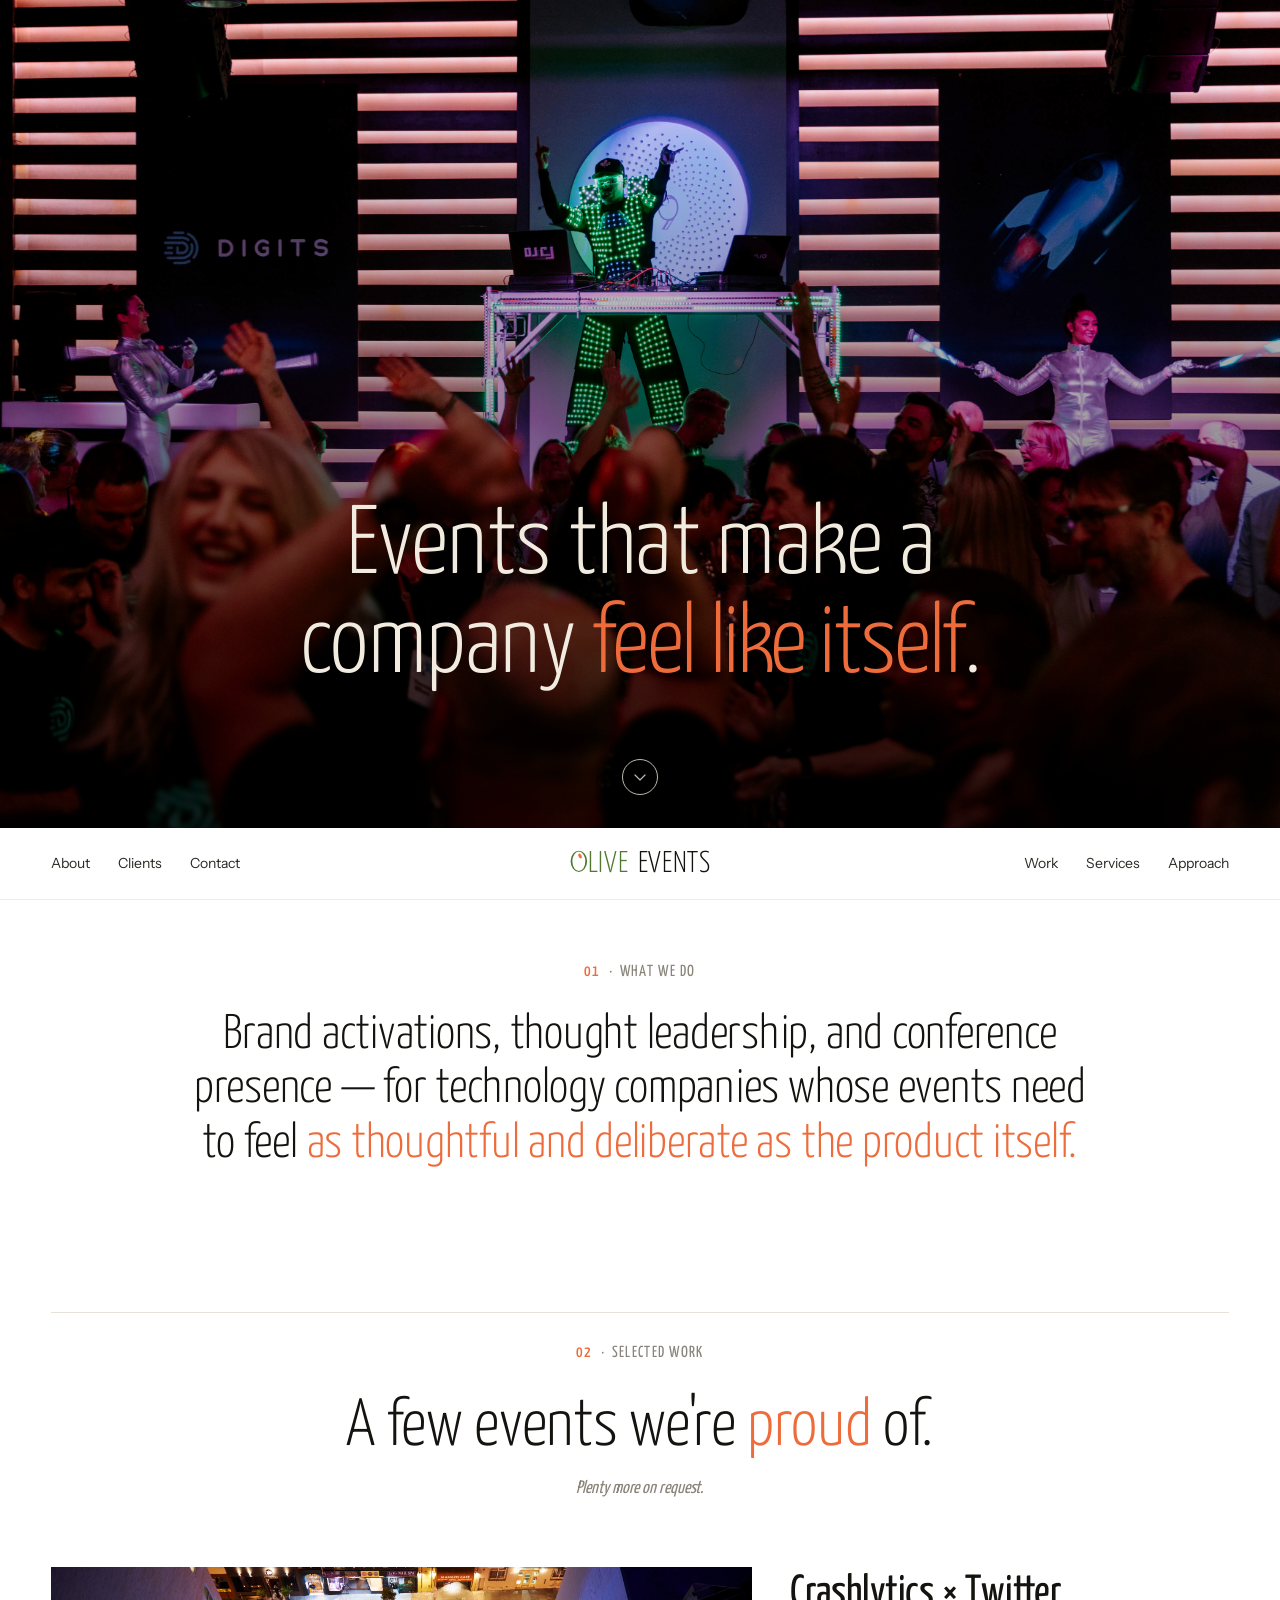
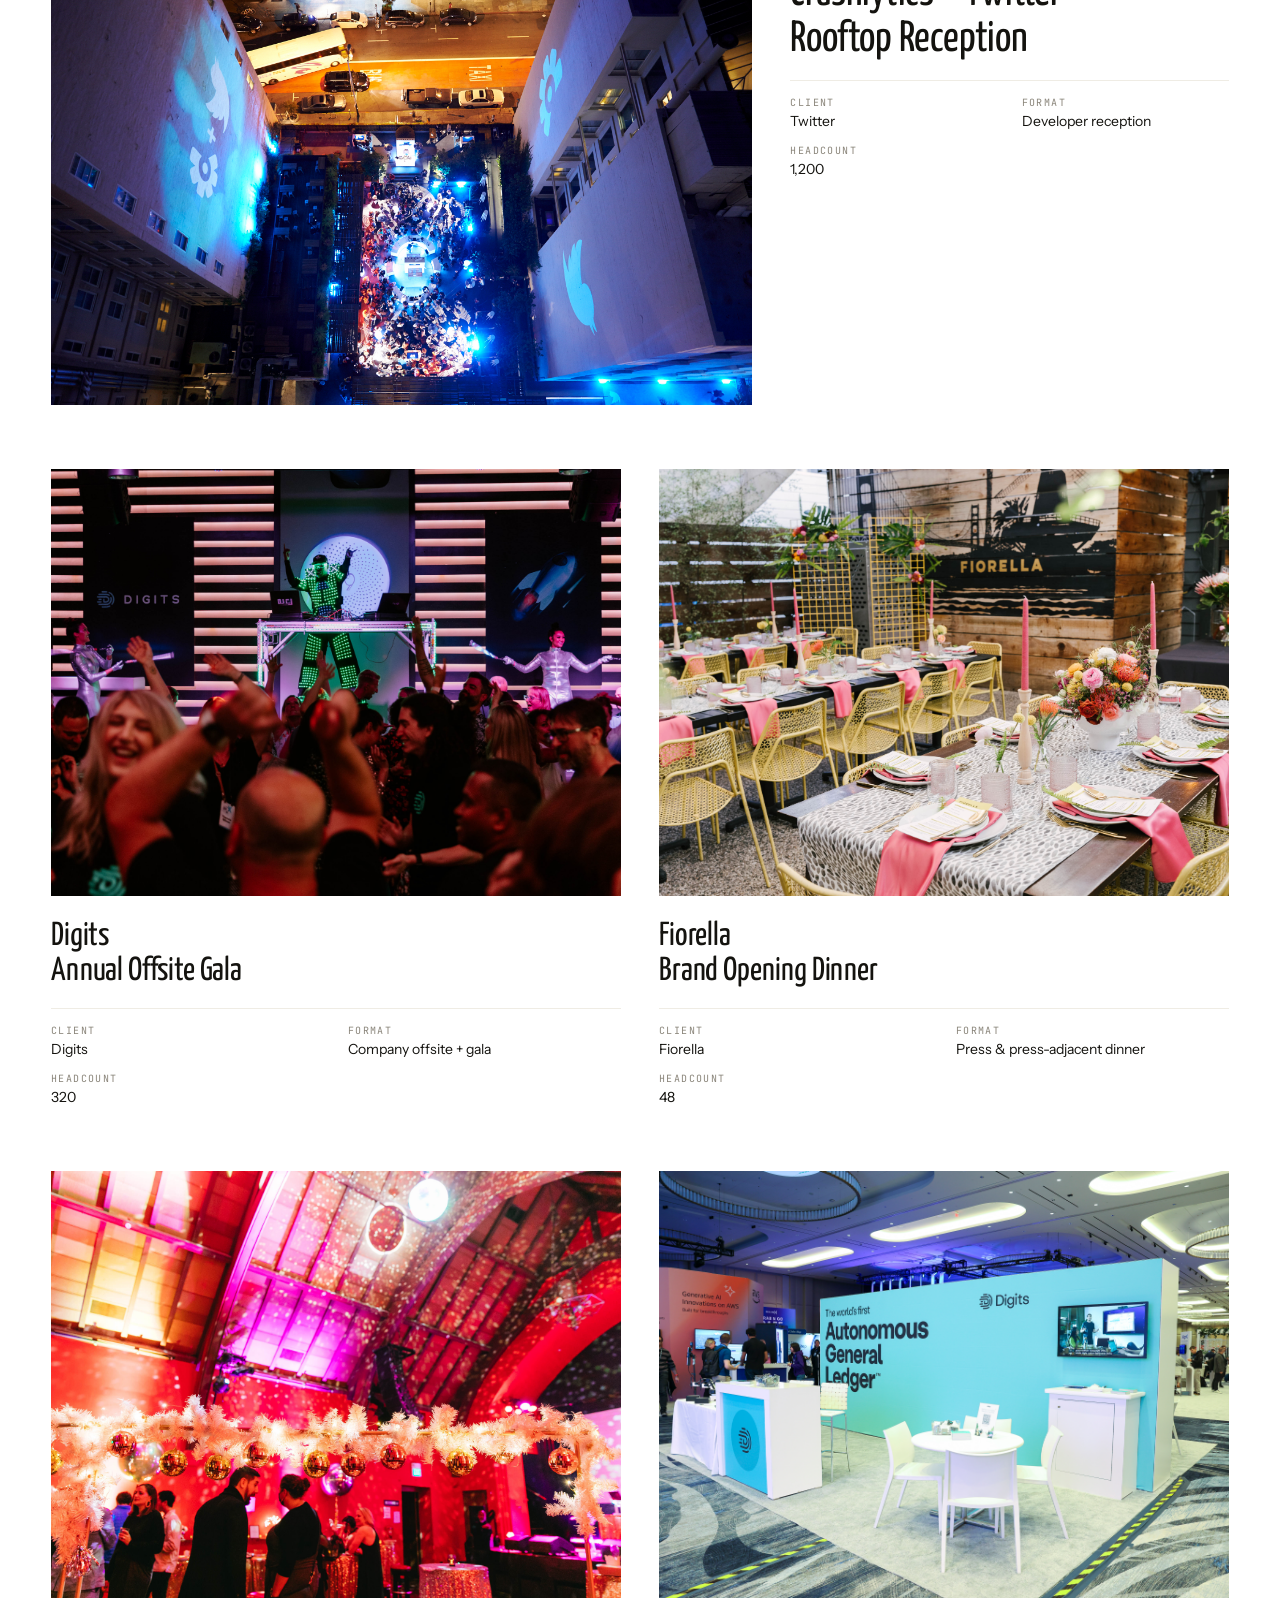
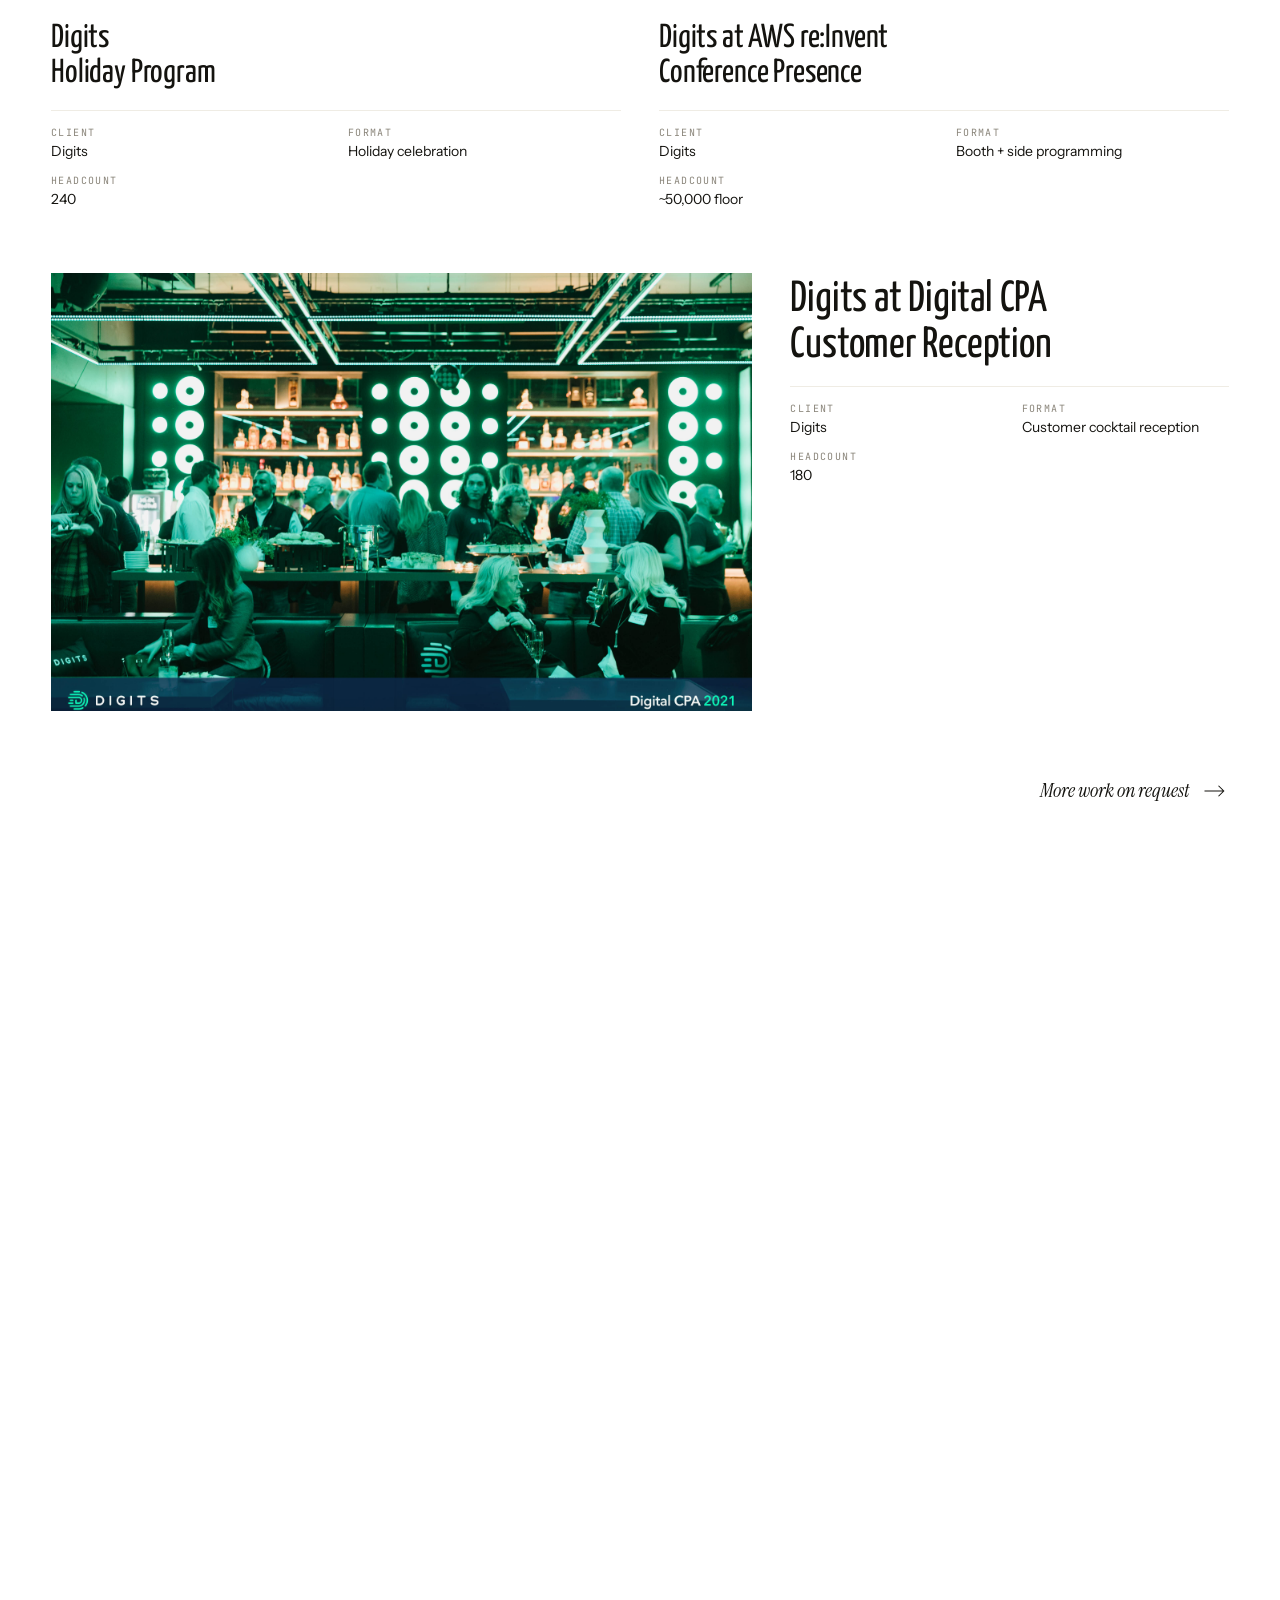
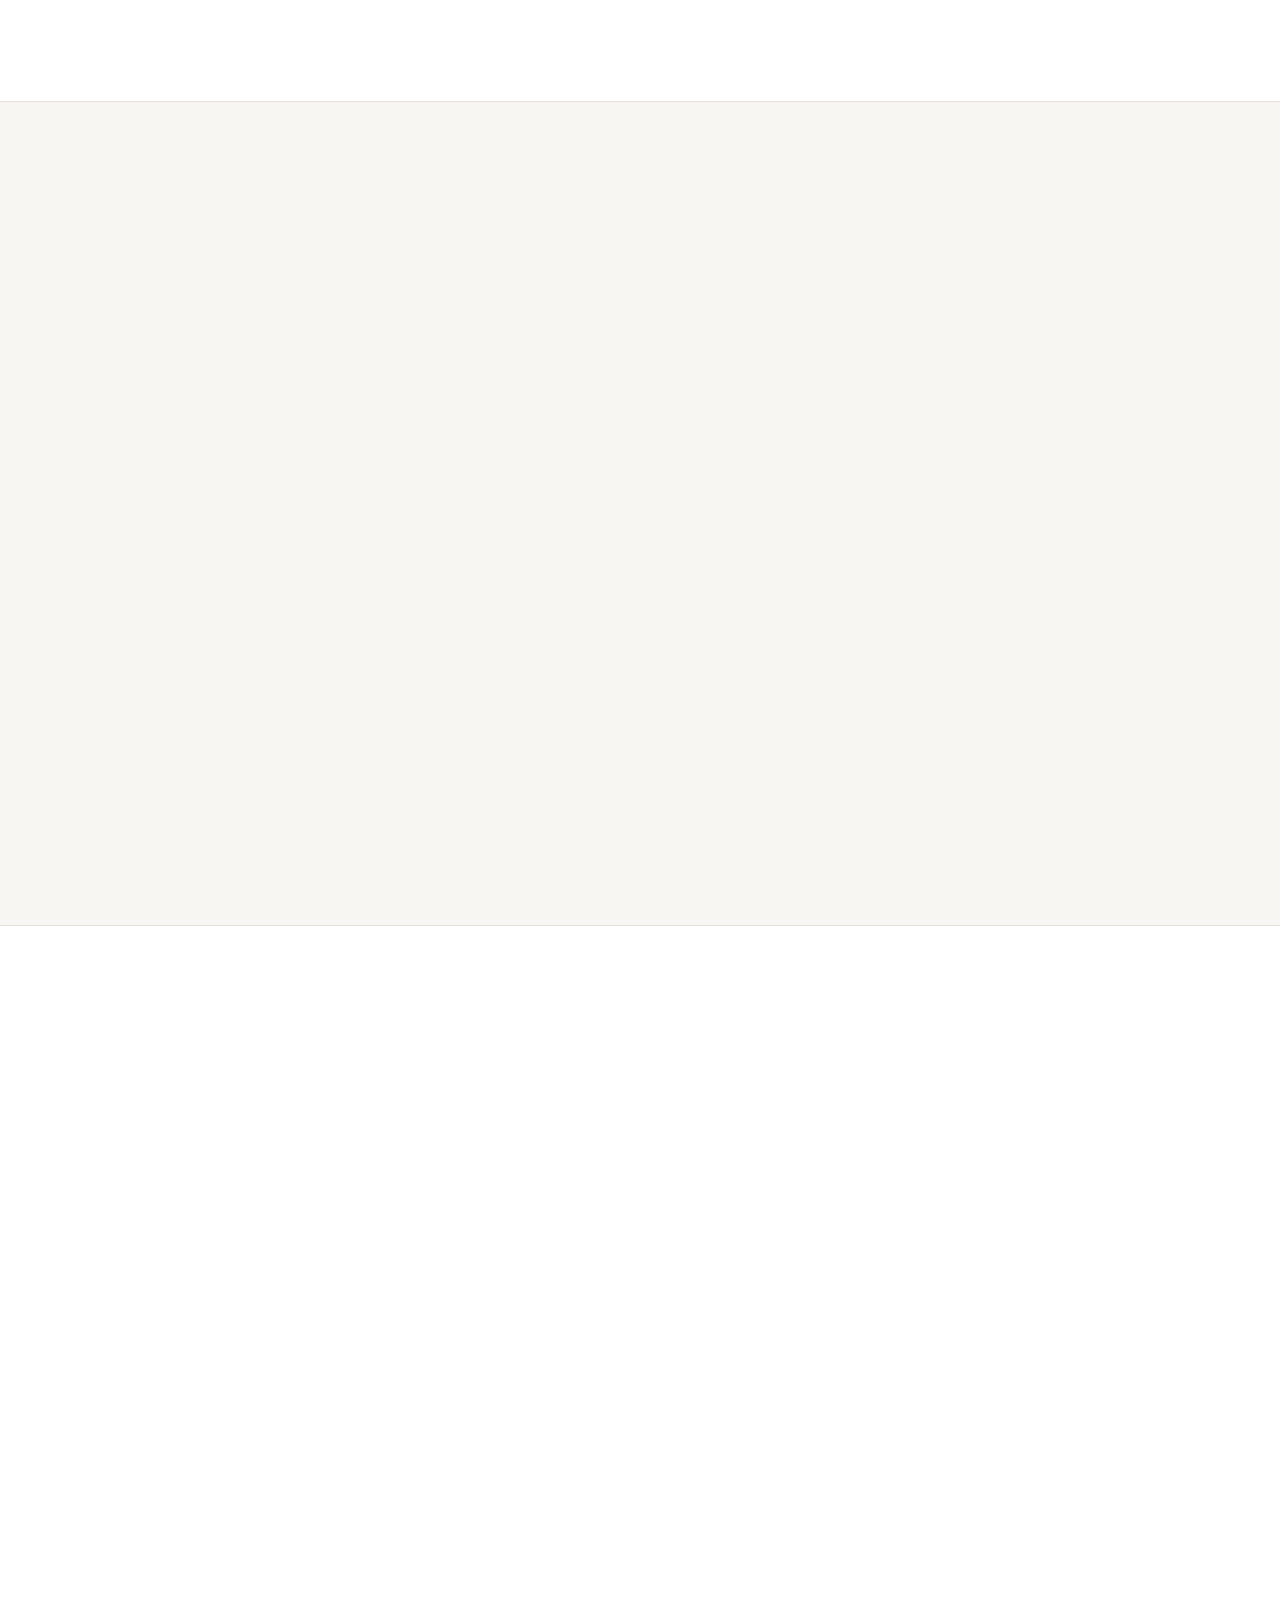
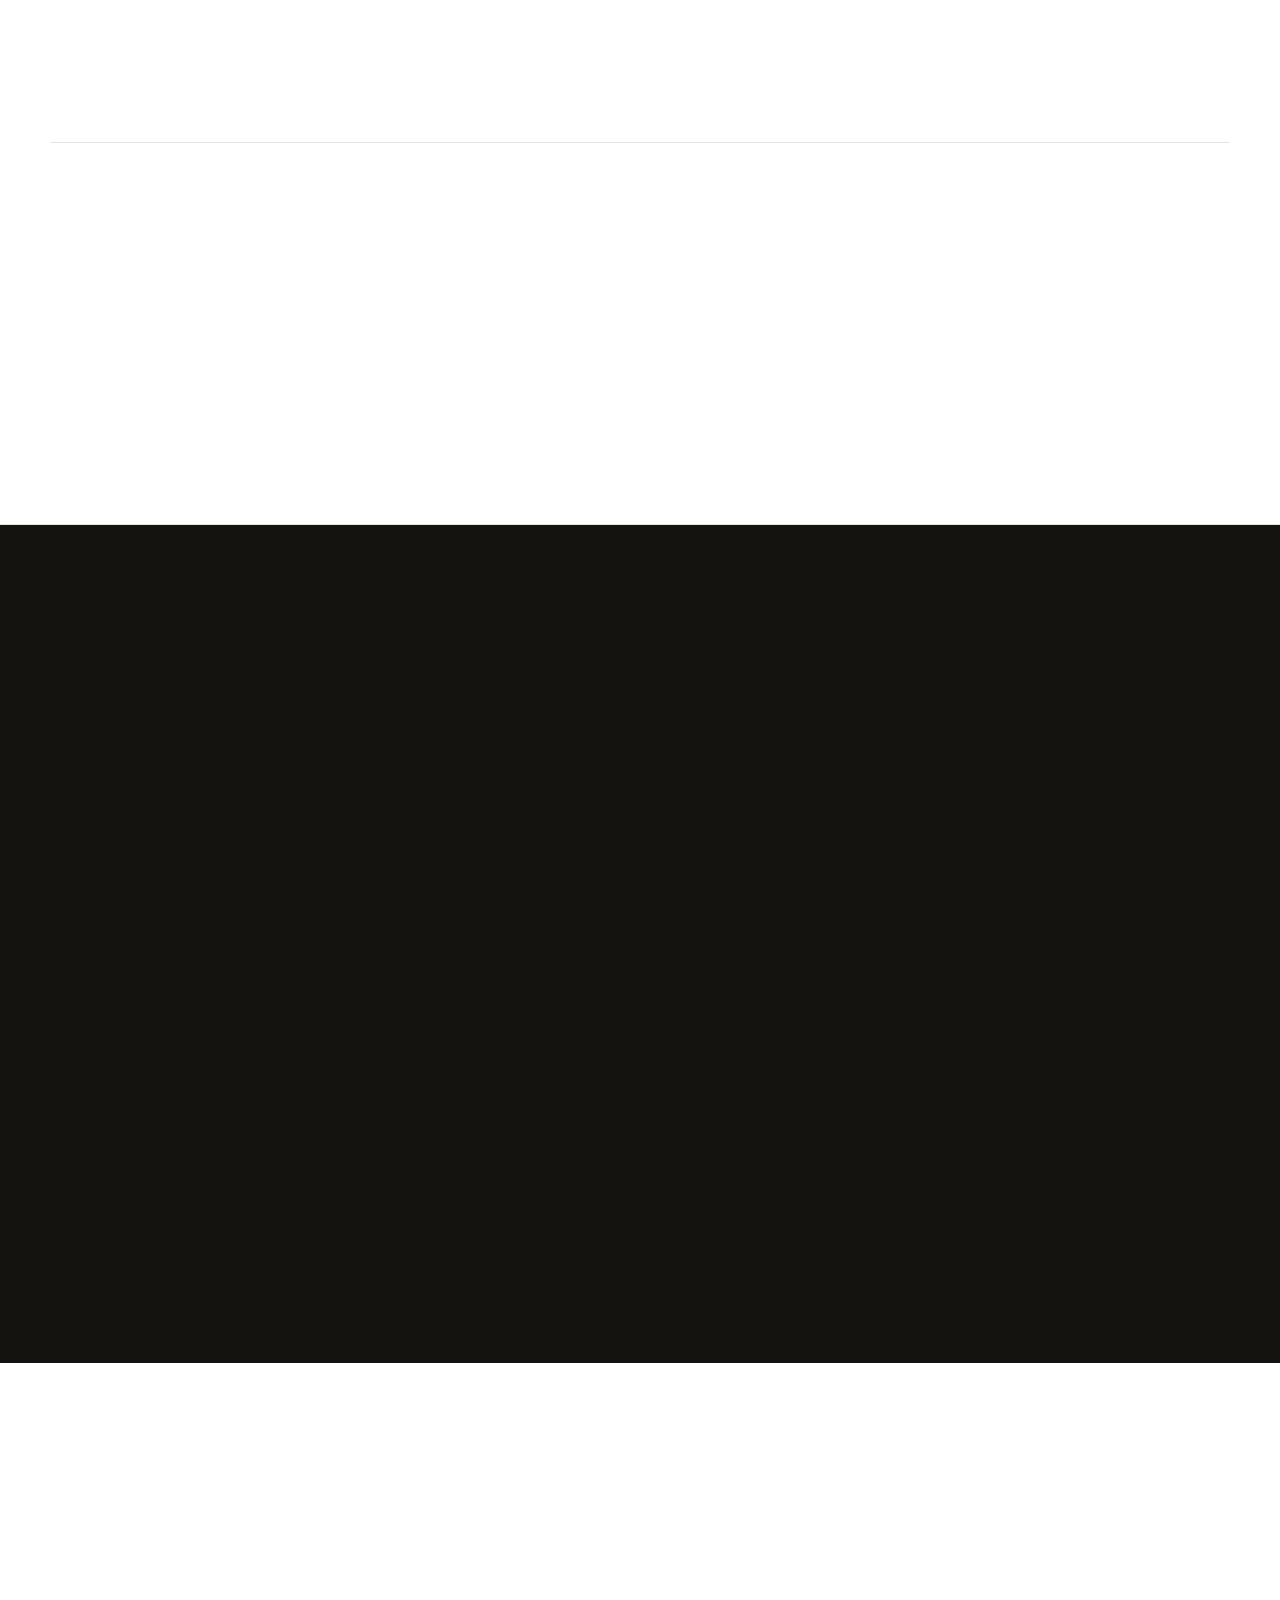
<file: index.html>
<!DOCTYPE html>
<html lang="en">
<head>
<meta charset="UTF-8" />
<meta name="viewport" content="width=device-width, initial-scale=1.0" />
<title>Olive Events — Brand experiences for technology companies</title>
<link rel="preconnect" href="https://fonts.googleapis.com" />
<link rel="preconnect" href="https://fonts.gstatic.com" crossorigin />
<link href="https://fonts.googleapis.com/css2?family=Instrument+Sans:ital,wght@0,400;0,500;0,600;1,400&family=Instrument+Serif:ital@0;1&family=Fraunces:ital,opsz,wght@0,9..144,300;0,9..144,400;1,9..144,300;1,9..144,400&family=Yanone+Kaffeesatz:wght@300;400;500&family=JetBrains+Mono:wght@400;500&display=swap" rel="stylesheet" />
<link rel="stylesheet" href="styles.css" />
</head>
<body class="palette-bone hero-centered type-instrument clients-type display-yanone display-yanone-sentence">

<!-- ============================================================
     NAV — centered wordmark layout
     ============================================================ -->
<header class="nav nav--centered">
  <nav class="nav-links nav-links--left" aria-label="Secondary">
    <a href="#about">About</a>
    <a href="#clients">Clients</a>
    <a href="#contact">Contact</a>
  </nav>
  <a href="#top" class="nav-mark nav-mark--centered" aria-label="Olive Events home">
    <span class="mark-wordmark mark-wordmark--inline"><span class="wm-olive"><svg class="wm-glyph" viewBox="0 0 30 38" xmlns="http://www.w3.org/2000/svg" aria-hidden="true"><path fill="currentColor" fill-rule="evenodd" d="M1,19 A14,18 0 1,0 29,19 A14,18 0 1,0 1,19 Z M4,19 A11,16.5 0 1,0 26,19 A11,16.5 0 1,0 4,19 Z"/><ellipse class="pimento" cx="17" cy="10" rx="2.5" ry="4.5" transform="rotate(-30 17 10)"/></svg>LIVE</span><span class="wm-gap"></span><span class="wm-events">EVENTS</span></span>
  </a>
  <nav class="nav-links nav-links--right" aria-label="Primary">
    <a href="#work">Work</a>
    <a href="#services">Services</a>
    <a href="#approach">Approach</a>
  </nav>
</header>

<!-- ============================================================
     HERO — centered editorial cover
     ============================================================ -->
<section id="top" class="hero">
  <h1 class="hero-headline">
    <span class="hl-line">Events that make a</span>
    <span class="hl-line">company <em>feel like itself</em>.</span>
  </h1>
  <div class="hero-media">
    <figure class="hero-photo">
      <img src="images/event2.jpg" alt="Digits annual offsite — main stage with LED-suit performer" />
    </figure>
  </div>
  <a class="hero-scroll-cue" href="#what-we-do" aria-label="Scroll to what we do">
    <svg viewBox="0 0 36 36" width="36" height="36" fill="none" stroke="currentColor" stroke-width="1" aria-hidden="true">
      <circle cx="18" cy="18" r="17.5" />
      <path d="M13 16l5 5 5-5" stroke-width="1.2" stroke-linecap="round" stroke-linejoin="round" />
    </svg>
  </a>
</section>

<!-- ============================================================
     01 · WHAT WE DO — compact centered intro
     ============================================================ -->
<section id="what-we-do" class="what-we-do">
  <div class="wwd-inner">
    <div class="section-eyebrow"><span class="tag-no">01</span><span>What we do</span></div>
    <p class="wwd-body">
      Brand activations, thought leadership, and conference presence — for technology companies whose events need to feel <em>as thoughtful and deliberate as the product itself.</em>
    </p>
  </div>
</section>

<!-- ============================================================
     02 · SELECTED WORK
     ============================================================ -->
<section id="work" class="work">
  <header class="section-head section-head--catalog">
    <div class="section-eyebrow"><span class="tag-no">02</span><span>Selected work</span></div>
    <h2 class="section-title section-title--centered">A few events we're <em>proud</em> of.</h2>
    <p class="section-sub section-sub--centered"><em>Plenty more on request.</em></p>
  </header>

  <div class="work-grid">

    <!-- Item 1 — large -->
    <article class="work-item work-item--lg">
      <a href="#" class="work-card">
        <div class="work-photo">
          <img src="images/event1.jpg" alt="Twitter + Crashlytics rooftop reception, aerial view at night" />
        </div>
        <div class="work-meta">
          <h3 class="work-title">Crashlytics × Twitter<br/>Rooftop Reception</h3>
          <dl class="work-spec">
            <div><dt>Client</dt><dd>Twitter</dd></div>
            <div><dt>Format</dt><dd>Developer reception</dd></div>
            <div><dt>Headcount</dt><dd>1,200</dd></div>
          </dl>
        </div>
      </a>
    </article>

    <!-- Item 2 -->
    <article class="work-item">
      <a href="#" class="work-card">
        <div class="work-photo">
          <img src="images/event2.jpg" alt="Digits annual offsite — main stage with LED-suit performer" />
        </div>
        <div class="work-meta">
          <h3 class="work-title">Digits<br/>Annual Offsite Gala</h3>
          <dl class="work-spec">
            <div><dt>Client</dt><dd>Digits</dd></div>
            <div><dt>Format</dt><dd>Company offsite + gala</dd></div>
            <div><dt>Headcount</dt><dd>320</dd></div>
          </dl>
        </div>
      </a>
    </article>

    <!-- Item 3 -->
    <article class="work-item">
      <a href="#" class="work-card">
        <div class="work-photo">
          <img src="images/event3.jpg" alt="Fiorella restaurant opening — long table set with pink and yellow florals" />
        </div>
        <div class="work-meta">
          <h3 class="work-title">Fiorella<br/>Brand Opening Dinner</h3>
          <dl class="work-spec">
            <div><dt>Client</dt><dd>Fiorella</dd></div>
            <div><dt>Format</dt><dd>Press &amp; press-adjacent dinner</dd></div>
            <div><dt>Headcount</dt><dd>48</dd></div>
          </dl>
        </div>
      </a>
    </article>

    <!-- Item 4 -->
    <article class="work-item">
      <a href="#" class="work-card">
        <div class="work-photo">
          <img src="images/event4.jpg" alt="Holiday celebration — red-lit ballroom with disco-ball garland" />
        </div>
        <div class="work-meta">
          <h3 class="work-title">Digits<br/>Holiday Program</h3>
          <dl class="work-spec">
            <div><dt>Client</dt><dd>Digits</dd></div>
            <div><dt>Format</dt><dd>Holiday celebration</dd></div>
            <div><dt>Headcount</dt><dd>240</dd></div>
          </dl>
        </div>
      </a>
    </article>

    <!-- Item 5 -->
    <article class="work-item">
      <a href="#" class="work-card">
        <div class="work-photo">
          <img src="images/event5.jpg" alt="Digits conference booth at AWS re:Invent — Autonomous General Ledger" />
        </div>
        <div class="work-meta">
          <h3 class="work-title">Digits at AWS re:Invent<br/>Conference Presence</h3>
          <dl class="work-spec">
            <div><dt>Client</dt><dd>Digits</dd></div>
            <div><dt>Format</dt><dd>Booth + side programming</dd></div>
            <div><dt>Headcount</dt><dd>~50,000 floor</dd></div>
          </dl>
        </div>
      </a>
    </article>

    <!-- Item 6 — large -->
    <article class="work-item work-item--lg">
      <a href="#" class="work-card">
        <div class="work-photo">
          <img src="images/event6.jpg" alt="Digits at Digital CPA 2021 — green-lit cocktail reception" />
        </div>
        <div class="work-meta">
          <h3 class="work-title">Digits at Digital CPA<br/>Customer Reception</h3>
          <dl class="work-spec">
            <div><dt>Client</dt><dd>Digits</dd></div>
            <div><dt>Format</dt><dd>Customer cocktail reception</dd></div>
            <div><dt>Headcount</dt><dd>180</dd></div>
          </dl>
        </div>
      </a>
    </article>
  </div>

  <div class="work-foot">
    <a href="#contact" class="link-arrow">
      <span>More work on request</span>
      <svg viewBox="0 0 24 16" width="28" height="14" fill="none" stroke="currentColor" stroke-width="1.2" aria-hidden="true"><path d="M0 8h22M16 2l6 6-6 6"/></svg>
    </a>
  </div>
</section>

<!-- ============================================================
     03 · PRACTICES
     ============================================================ -->
<section id="services" class="services">
  <header class="section-head section-head--catalog">
    <div class="section-eyebrow"><span class="tag-no">03</span><span>Practices</span></div>
    <h2 class="section-title section-title--centered">Three practices. One <em>opinionated</em> studio.</h2>
  </header>

  <div class="services-grid">

    <article class="service">
      <div class="svc-num">A.</div>
      <h3 class="svc-title">Brand Activations</h3>
      <p class="svc-lede">
        Events you own — small dinners to flagship moments — built so the audience leaves with something specific to say about you.
      </p>
      <ul class="svc-list">
        <li><span class="svc-bullet">○</span>Concept &amp; creative direction</li>
        <li><span class="svc-bullet">○</span>Spaces, stages &amp; environments</li>
        <li><span class="svc-bullet">○</span>Vendor &amp; agency orchestration</li>
        <li><span class="svc-bullet">○</span>Production through load-out</li>
        <li><span class="svc-bullet">○</span>Playbooks for internal teams</li>
        <li><span class="svc-bullet">○</span>Measurement &amp; debrief</li>
      </ul>
    </article>

    <article class="service">
      <div class="svc-num">B.</div>
      <h3 class="svc-title">Thought Leadership</h3>
      <p class="svc-lede">
        Smaller, sharper events where the people in the room actually have something to say. Built with comms and policy, not around them.
      </p>
      <ul class="svc-list">
        <li><span class="svc-bullet">○</span>Executive roundtables</li>
        <li><span class="svc-bullet">○</span>Policy &amp; government sessions</li>
        <li><span class="svc-bullet">○</span>Technical deep-dives</li>
        <li><span class="svc-bullet">○</span>Press &amp; analyst briefings</li>
        <li><span class="svc-bullet">○</span>Customer dinners</li>
        <li><span class="svc-bullet">○</span>Editorial &amp; on-record formats</li>
      </ul>
    </article>

    <article class="service">
      <div class="svc-num">C.</div>
      <h3 class="svc-title">Industry Presence</h3>
      <p class="svc-lede">
        When your audience is already at a conference, the question is whether they leave talking about you, or talking about somebody else.
      </p>
      <ul class="svc-list">
        <li><span class="svc-bullet">○</span>Sponsorship strategy</li>
        <li><span class="svc-bullet">○</span>Booth design &amp; build</li>
        <li><span class="svc-bullet">○</span>Side events &amp; off-program dinners</li>
        <li><span class="svc-bullet">○</span>Attendee engagement programs</li>
        <li><span class="svc-bullet">○</span>Speaker prep &amp; talent</li>
        <li><span class="svc-bullet">○</span>On-floor staffing</li>
      </ul>
    </article>

  </div>
</section>

<!-- ============================================================
     04 · APPROACH
     ============================================================ -->
<section id="approach" class="approach">
  <header class="section-head section-head--catalog">
    <div class="section-eyebrow"><span class="tag-no">04</span><span>Approach</span></div>
    <h2 class="section-title section-title--centered">A few things we <em>refuse</em> to negotiate.</h2>
    <p class="section-sub section-sub--centered">A generic event is an unforced error. Below are the opinions that keep one from happening on our watch.</p>
  </header>

  <ol class="approach-list">
    <li class="approach-item">
      <div class="ap-no">i.</div>
      <h3 class="ap-title">Strategy before vendors.</h3>
      <p class="ap-body">No one calls a fabricator until we agree, in writing, what the event is supposed to do. The brief is a one-pager. If it can't be one page, we don't have a brief yet.</p>
    </li>
    <li class="approach-item">
      <div class="ap-no">ii.</div>
      <h3 class="ap-title">Built with your brand team, not around it.</h3>
      <p class="ap-body">If the room doesn't look like a glance at your homepage, we did something wrong. Brand, comms, and policy are in the kickoff — not the debrief.</p>
    </li>
    <li class="approach-item">
      <div class="ap-no">iii.</div>
      <h3 class="ap-title">Spend that compounds.</h3>
      <p class="ap-body">Every event leaves a playbook behind. The fifth event of a program should be a third the cost and twice as good — or we missed something.</p>
    </li>
    <li class="approach-item">
      <div class="ap-no">iv.</div>
      <h3 class="ap-title">Measure what actually moved.</h3>
      <p class="ap-body">Recall, sentiment, pipeline, hiring. Pick the metric that matters before the invitation goes out; report against it within ten days of load-out.</p>
    </li>
  </ol>
</section>

<!-- ============================================================
     05 · ABOUT
     ============================================================ -->
<section id="about" class="about">
  <div class="about-image" aria-hidden="true">
    <div class="portrait-placeholder">
      <span class="ph-label">portrait — Allison Fox</span>
    </div>
  </div>
  <div class="about-text">
    <div class="section-tag"><span class="tag-no">05</span><span>Principal</span></div>
    <h2 class="section-title">Allison Fox.</h2>
    <p class="about-body">
      Fifteen-plus years building events for technology companies and the agencies that work with them. The range goes from a twelve-person dinner to a five-thousand-person keynote — <em>and the playbooks that hold both to the same standard.</em>
    </p>
    <p class="about-body">
      She works closely with brand, comms, and policy partners, and runs both full-time and contracted teams. She is opinionated about budgets, timelines, and what good looks like on a show floor.
    </p>
    <dl class="about-facts">
      <div><dt>Based</dt><dd>San Francisco</dd></div>
      <div><dt>Travels</dt><dd>Globally</dd></div>
      <div><dt>Reports to</dt><dd>You</dd></div>
      <div><dt>Says no to</dt><dd>Anything generic</dd></div>
    </dl>
  </div>
</section>

<!-- ============================================================
     06 · CLIENTS
     ============================================================ -->
<section id="clients" class="clients">
  <div class="section-tag"><span class="tag-no">06</span><span>Selected clients</span></div>

  <ul class="clients-list clients-view clients-view--type">
    <li>Digits</li>
    <li>Okta</li>
    <li>Google Cloud</li>
    <li>YouTube</li>
    <li>Roblox</li>
    <li>Twitter</li>
    <li>Crashlytics</li>
    <li>+ studios &amp; agencies under NDA</li>
  </ul>
</section>

<!-- ============================================================
     07 · CONTACT
     ============================================================ -->
<section id="contact" class="contact">
  <div class="contact-lockup">
    <div class="section-tag"><span class="tag-no">07</span><span>Start a project</span></div>
    <h2 class="contact-headline">
      Building an event<br/>program from <em>zero?</em><br/>
      <span class="contact-sub">Or fixing one that isn't compounding?</span>
    </h2>
    <a href="mailto:hello@olive-events.com" class="contact-email">
      <span>hello@olive-events.com</span>
      <svg viewBox="0 0 24 16" width="32" height="16" fill="none" stroke="currentColor" stroke-width="1.2" aria-hidden="true"><path d="M0 8h22M16 2l6 6-6 6"/></svg>
    </a>
    <div class="contact-meta">
      <div><span class="meta-key">Principal</span><span class="meta-val">Allison Fox</span></div>
      <div><span class="meta-key">Studio</span><span class="meta-val">San Francisco, CA</span></div>
      <div><span class="meta-key">Response</span><span class="meta-val">Within 48 hours</span></div>
    </div>
  </div>
</section>

<!-- ============================================================
     FOOTER
     ============================================================ -->
<footer class="footer">
  <div class="foot-mark">
    <span class="foot-label foot-label--inline"><span class="wm-olive"><svg class="wm-glyph" viewBox="0 0 30 38" xmlns="http://www.w3.org/2000/svg" aria-hidden="true"><path fill="currentColor" fill-rule="evenodd" d="M1,19 A14,18 0 1,0 29,19 A14,18 0 1,0 1,19 Z M4,19 A11,16.5 0 1,0 26,19 A11,16.5 0 1,0 4,19 Z"/><ellipse class="pimento" cx="17" cy="10" rx="2.5" ry="4.5" transform="rotate(-30 17 10)"/></svg>LIVE</span><span class="wm-gap"></span><span class="wm-events">EVENTS</span></span>
  </div>
  <div class="foot-col">
    <span class="foot-key">Index</span>
    <a href="#work">Work</a>
    <a href="#services">Services</a>
    <a href="#approach">Approach</a>
    <a href="#about">About</a>
  </div>
  <div class="foot-col">
    <span class="foot-key">Contact</span>
    <a href="mailto:hello@olive-events.com">hello@olive-events.com</a>
    <span>San Francisco · CA</span>
  </div>
  <div class="foot-col foot-col--right">
    <span class="foot-key">© 2026</span>
    <span>Olive Events LLC</span>
    <span>All rights reserved</span>
  </div>
</footer>

<script>
  // Reveal-on-scroll. Cheap IntersectionObserver, compositor-only transitions.
  (function () {
    if (window.matchMedia('(prefers-reduced-motion: reduce)').matches) return;
    if (!('IntersectionObserver' in window)) return;

    const TARGETS = [
      '.wwd-inner',
      '.work .section-head',
      '.work-item',
      '.services .section-head',
      '.service',
      '.approach .section-head',
      '.approach-item',
      '.about-image',
      '.about-text',
      '.clients .section-tag',
      '.clients-list',
      '.contact .section-tag',
      '.contact-headline',
      '.contact-email',
      '.contact-meta',
      '.footer'
    ];

    const els = document.querySelectorAll(TARGETS.join(','));
    els.forEach(el => el.classList.add('reveal'));

    const io = new IntersectionObserver((entries) => {
      entries.forEach(entry => {
        if (entry.isIntersecting) {
          entry.target.classList.add('is-in');
          io.unobserve(entry.target);
        }
      });
    }, {
      rootMargin: '0px 0px -8% 0px',
      threshold: 0.05
    });

    els.forEach(el => io.observe(el));
  })();
</script>
</body>
</html>
</file>
<file: styles.css>
/* ============================================================
   OLIVE EVENTS — editorial portfolio refresh
   ============================================================

   Tokens are CSS custom properties so the Tweaks panel can swap
   palette / typography / hero-layout by setting body class names
   or root variables.
*/

/* -------- RESET / BASE ---------------------------------------- */
*, *::before, *::after { box-sizing: border-box; }
html { -webkit-text-size-adjust: 100%; scroll-behavior: smooth; }
body {
  margin: 0;
  font-family: var(--font-sans);
  font-feature-settings: 'ss01', 'cv11';
  color: var(--ink);
  background: var(--bone);
  -webkit-font-smoothing: antialiased;
  -moz-osx-font-smoothing: grayscale;
  font-size: 16px;
  line-height: 1.5;
  text-rendering: optimizeLegibility;
}
img { max-width: 100%; height: auto; display: block; }
a { color: inherit; text-decoration: none; }
button { font: inherit; color: inherit; background: none; border: 0; cursor: pointer; }
ul, ol, dl, dd { margin: 0; padding: 0; list-style: none; }
h1, h2, h3, h4, h5, p { margin: 0; }
em, i { font-style: italic; }

/* -------- TYPE TOKENS ----------------------------------------- */
:root {
  --font-sans: 'Instrument Sans', ui-sans-serif, system-ui, -apple-system, sans-serif;
  --font-display: 'Instrument Serif', 'Fraunces', ui-serif, Georgia, serif;
  --font-label: 'Yanone Kaffeesatz', 'Instrument Sans', ui-sans-serif, system-ui, sans-serif;
  --font-mono: 'JetBrains Mono', ui-monospace, 'SF Mono', 'Menlo', monospace;

  --shell-pad-x: clamp(20px, 4vw, 64px);
  --shell-pad-y: clamp(40px, 6vw, 96px);
  --shell-max: 1440px;
  --rule-w: 1px;
  --tracker: 0.06em;
  --tracker-wide: 0.14em;
}
body.type-fraunces  { --font-display: 'Fraunces', 'Instrument Serif', ui-serif, Georgia, serif; }
body.type-instrument { --font-display: 'Instrument Serif', 'Fraunces', ui-serif, Georgia, serif; }

/* -------- PALETTE TOKENS -------------------------------------- */
:root {
  --bone:   #FFFFFF;
  --paper:  #F7F6F2;
  --ink:    #14130F;
  --ink-2:  #2A2822;
  --mute:   #8A857A;
  --rule:   #E6E2D8;
  --rule-soft: #EFECE4;
  --olive:  #4F7A2E;
  --olive-deep: #355A1B;
  --olive-bright: #6E9D3F;
  --pimento: #EE6C3B;
  --olive-glyph-svg: url("data:image/svg+xml;utf8,<svg viewBox='0 0 30 38' xmlns='http://www.w3.org/2000/svg'><path fill='%234F7A2E' fill-rule='evenodd' d='M1,19 A14,18 0 1,0 29,19 A14,18 0 1,0 1,19 Z M4,19 A11,16.5 0 1,0 26,19 A11,16.5 0 1,0 4,19 Z'/><ellipse cx='17' cy='10' rx='2.5' ry='4.5' transform='rotate(-30 17 10)' fill='%23EE6C3B'/></svg>");
  --cobalt: #1E3FCC;
  --scarlet: #D9342B;
  --accent: var(--olive);
  --photo-bg: #F0EDE4;
}
body.palette-bone {
  --bone: #FFFFFF; --paper: #F7F6F2;
  --ink: #14130F;  --ink-2: #2A2822;
  --mute: #8A857A;
  --rule: #E6E2D8; --rule-soft: #EFECE4;
  --photo-bg: #F0EDE4;
}
body.palette-paper {
  --bone: #FFFFFF; --paper: #F1F4EB;
  --ink: #14130F;  --ink-2: #2A2822;
  --mute: #8A857A;
  --rule: #DCE0D2; --rule-soft: #E8EBDF;
  --photo-bg: #ECEFE0;
}
body.palette-noir {
  --bone: #14130F; --paper: #1B1A15;
  --ink: #F1ECDF;  --ink-2: #D8D2BE;
  --mute: #8E8775;
  --rule: #2A2820; --rule-soft: #211F19;
  --photo-bg: #1F1D17;
}

/* -------- SHELL ----------------------------------------------- */
.shell, section, footer, header.nav {
  padding-left: var(--shell-pad-x);
  padding-right: var(--shell-pad-x);
}

/* ============================================================
   NAV
   ============================================================ */
.nav {
  position: sticky;
  top: 0;
  z-index: 50;
  display: grid;
  grid-template-columns: auto 1fr auto;
  align-items: center;
  gap: 32px;
  height: 72px;
  background: color-mix(in srgb, var(--bone) 92%, transparent);
  backdrop-filter: saturate(140%) blur(10px);
  -webkit-backdrop-filter: saturate(140%) blur(10px);
  border-bottom: var(--rule-w) solid var(--rule-soft);
}

/* Centered-wordmark variant: links left, mark center, links right */
.nav--centered {
  grid-template-columns: 1fr auto 1fr;
  gap: 24px;
}
.nav--centered .nav-links--left  { justify-self: start; }
.nav--centered .nav-links--right { justify-self: end; }
.nav-mark--centered {
  justify-self: center;
  gap: 8px;
  color: var(--ink);
}
.nav-mark--centered .mark-glyph--sm {
  width: 16px;
  height: 20px;
  color: var(--accent);
}
.mark-wordmark {
  font-family: var(--font-sans);
  font-weight: 500;
  font-size: 30px;
  letter-spacing: -0.01em;
  color: var(--ink);
  line-height: 1;
}

/* ----------------------------------------------------------------
   Inline lockup — the olive glyph IS the "O" of Olive.
   "Olive" reads in accent green, then a dot separator, then "Events"
   in ink. All-caps, Instrument Sans 500.
   ---------------------------------------------------------------- */
.mark-wordmark--inline,
.foot-label--inline {
  display: inline-flex;
  align-items: baseline;
  white-space: nowrap;
  font-family: 'Yanone Kaffeesatz', var(--font-sans);
  font-weight: 300;
  text-transform: uppercase;
  letter-spacing: 0.02em;
  line-height: 1;
}
.mark-wordmark--inline .wm-olive,
.foot-label--inline .wm-olive {
  color: var(--accent);
  display: inline-flex;
  align-items: baseline;
}
.mark-wordmark--inline .wm-glyph,
.foot-label--inline .wm-glyph {
  display: inline-block;
  width: 0.5905em;
  height: 0.748em;
  vertical-align: baseline;
  transform: translateY(0.0353em);
  margin-right: 0.02em;
  color: var(--accent);
  overflow: visible;
}
.mark-wordmark--inline .wm-glyph .pimento,
.foot-label--inline .wm-glyph .pimento {
  fill: var(--pimento);
  stroke: none;
}
.mark-wordmark--inline .wm-gap,
.foot-label--inline .wm-gap {
  display: inline-block;
  width: 0.32em;
}
.mark-wordmark--inline .wm-events,
.foot-label--inline .wm-events {
  color: var(--ink);
}
.nav-mark {
  display: inline-flex;
  align-items: center;
  gap: 10px;
  color: var(--accent);
  line-height: 1;
  text-decoration: none;
}
.mark-glyph {
  display: inline-block;
  width: 26px;
  height: 33px;
  color: var(--accent);
}
.mark-glyph svg { width: 100%; height: 100%; overflow: visible; display: block; }
.mark-glyph .pimento { fill: var(--pimento); stroke: none; }
.mark-stack {
  display: inline-flex;
  flex-direction: column;
  gap: 3px;
  font-family: var(--font-sans);
  font-weight: 500;
  font-size: 13px;
  letter-spacing: 0.04em;
  text-transform: uppercase;
  line-height: 1;
}
.mark-stack .mark-a { color: var(--accent); }
.mark-stack .mark-b { color: var(--ink); }

.nav-links {
  display: flex;
  gap: 28px;
  font-size: 14px;
  color: var(--ink-2);
}
.nav-links a {
  position: relative;
  padding: 4px 0;
  transition: color 200ms ease;
}
.nav-links a:hover { color: var(--accent); }
.nav-links a::after {
  content: '';
  position: absolute;
  left: 0; right: 0;
  bottom: -2px;
  height: 1px;
  background: currentColor;
  transform: scaleX(0);
  transform-origin: left;
  transition: transform 240ms ease;
}
.nav-links a:hover::after { transform: scaleX(1); }

.nav-cta {
  display: inline-flex;
  align-items: center;
  gap: 8px;
  padding: 9px 14px 9px 16px;
  border: 1px solid var(--ink);
  border-radius: 999px;
  font-size: 13px;
  color: var(--ink);
  transition: background 200ms ease, color 200ms ease, transform 200ms ease;
}
.nav-cta:hover { background: var(--ink); color: var(--bone); }
.nav-cta svg { transition: transform 200ms ease; }
.nav-cta:hover svg { transform: translateX(2px); }

/* --- Fullbleed: nav stays in standard light mode now that the
   photo no longer sits beneath it. JS scroll handler is harmless. */

@media (max-width: 880px) {
  .nav { grid-template-columns: auto auto; }
  .nav-links { display: none; }
  .nav--centered { grid-template-columns: 1fr auto; }
  .nav--centered .nav-links { display: none; }
}

/* ============================================================
   HERO
   ============================================================ */
.hero {
  position: relative;
  padding-top: clamp(48px, 7vw, 96px);
  padding-bottom: clamp(48px, 5vw, 80px);
  display: grid;
  grid-template-columns: minmax(0, 1fr) minmax(0, 1fr);
  grid-template-rows: auto auto auto;
  column-gap: clamp(24px, 4vw, 64px);
  row-gap: clamp(28px, 3vw, 48px);
  align-items: start;
}

.hero-eyebrow {
  grid-column: 1 / -1;
  display: flex;
  align-items: center;
  gap: 10px;
  font-family: var(--font-label);
  font-weight: 400;
  font-size: 16px;
  text-transform: uppercase;
  letter-spacing: 0.08em;
  color: var(--mute);
  line-height: 1;
}
.dot {
  width: 10px; height: 13px;
  background: var(--olive-glyph-svg) center / contain no-repeat;
  display: inline-block;
  flex: none;
}

.hero-headline {
  grid-column: 1 / span 1;
  font-family: var(--font-display);
  font-weight: 400;
  font-size: clamp(40px, 6.6vw, 96px);
  line-height: 1.02;
  letter-spacing: -0.02em;
  color: var(--ink);
  text-wrap: balance;
}
.hero-headline .hl-line { display: block; }
.hero-headline em {
  font-style: italic;
  color: var(--pimento);
}

.hero-lede {
  grid-column: 1 / span 1;
  grid-row: 3;
  max-width: 38ch;
  font-size: clamp(15px, 1.1vw, 18px);
  color: var(--ink-2);
  line-height: 1.55;
  align-self: end;
  text-wrap: pretty;
}

/* Centered-hero accents — hidden in every other variant. */
.hero-tagline,
.hero-scroll-cue { display: none; }

.hero-media {
  grid-column: 2 / span 1;
  grid-row: 2 / span 2;
  align-self: stretch;
}
.hero-photo {
  position: relative;
  margin: 0;
  background: var(--photo-bg);
  overflow: hidden;
  aspect-ratio: 4 / 5;
  height: 100%;
}
.hero-photo img {
  width: 100%;
  height: 100%;
  object-fit: cover;
  display: block;
  filter: saturate(1.02) contrast(1.02);
}
.caption {
  position: absolute;
  left: 12px;
  bottom: 12px;
  right: 12px;
  display: flex;
  align-items: center;
  gap: 10px;
  padding: 8px 12px;
  background: color-mix(in srgb, var(--bone) 85%, transparent);
  backdrop-filter: blur(8px);
  -webkit-backdrop-filter: blur(8px);
  font-size: 11px;
  text-transform: uppercase;
  letter-spacing: var(--tracker-wide);
  font-family: var(--font-mono);
  color: var(--ink);
}
body.captions-off .caption { display: none; }
.cap-no { color: var(--accent); font-weight: 500; }

.hero-meta {
  grid-column: 1 / -1;
  display: grid;
  grid-template-columns: repeat(3, 1fr);
  gap: 24px;
  padding-top: 24px;
  border-top: 1px solid var(--rule);
}
.meta-col {
  display: flex;
  flex-direction: column;
  gap: 4px;
}
.meta-key {
  font-size: 11px;
  text-transform: uppercase;
  letter-spacing: var(--tracker-wide);
  color: var(--mute);
  font-family: var(--font-mono);
}
.meta-val {
  font-size: 15px;
  color: var(--ink);
  line-height: 1.4;
}

/* -- HERO VARIANTS --------------------------------------------- */
/* SPLIT — default editorial layout: headline left, poster right,
   photo bleeds to right edge. */
body.hero-split .hero-media {
  margin-right: calc(var(--shell-pad-x) * -1);
}

/* CENTERED — editorial poster, headline anchored to the LOWER portion
   of a full-bleed photo so the focal subject reads above the type. */
body.hero-centered {
  display: flex;
  flex-direction: column;
  min-height: 100vh;
}
body.hero-centered > .hero { order: -2; }
body.hero-centered > .nav  { order: -1; }

body.hero-centered .hero {
  display: flex;
  flex-direction: column;
  justify-content: flex-end;
  align-items: center;
  padding: 0 var(--shell-pad-x) clamp(28px, 3.5vh, 56px);
  position: relative;
  min-height: 92vh;
  overflow: hidden;
  isolation: isolate;
}
body.hero-centered .hero-media {
  position: absolute;
  inset: 0;
  margin: 0;
  z-index: 0;
}
body.hero-centered .hero-photo {
  position: absolute;
  inset: 0;
  aspect-ratio: auto;
  height: 100%;
  width: 100%;
  margin: 0;
}
body.hero-centered .hero-photo::after {
  content: "";
  position: absolute; inset: 0;
  /* Clean fade — transparent through the upper half, ramping to a soft
     black scrim at the bottom so the headline reads cleanly */
  background:
    linear-gradient(180deg, transparent 0%, transparent 10%, rgba(0,0,0,0.8) 100%);
  pointer-events: none;
}
body.hero-centered .hero-photo img { filter: saturate(1.06) contrast(1.03); }
body.hero-centered .caption {
  position: absolute;
  left: 50%;
  right: auto;
  top: 24px;
  bottom: auto;
  transform: translateX(-50%);
  width: auto;
  color: rgba(241, 236, 223, 0.9);
  background: transparent;
  backdrop-filter: none;
  -webkit-backdrop-filter: none;
  padding: 0;
  font-size: 10px;
}
body.hero-centered .cap-no { color: var(--pimento); }

/* Headline + scroll cue — only survivors in the centered variant */
body.hero-centered .hero-eyebrow,
body.hero-centered .hero-tagline,
body.hero-centered .hero-lede,
body.hero-centered .hero-meta { display: none; }

body.hero-centered .hero-headline {
  position: relative;
  z-index: 2;
  text-align: center;
  color: #F1ECDF;
  display: block;
  margin: 0 auto;
  font-size: clamp(44px, 7vw, 108px);
  line-height: 1.04;
  letter-spacing: -0.018em;
  max-width: 28ch;
  text-wrap: balance;
}
body.hero-centered .hero-headline .hl-line { white-space: nowrap; }
body.hero-centered .hero-headline em { color: var(--pimento); }

/* Scroll cue — small outlined circle with chevron, beneath the headline */
body.hero-centered .hero-scroll-cue {
  position: relative;
  z-index: 2;
  display: inline-flex;
  align-items: center;
  justify-content: center;
  width: 40px;
  height: 40px;
  margin-top: clamp(20px, 2.5vh, 32px);
  border-radius: 999px;
  color: rgba(241, 236, 223, 0.78);
  transition: transform 220ms ease, color 220ms ease;
}
body.hero-centered .hero-scroll-cue:hover {
  color: #F1ECDF;
  transform: translateY(2px);
}
body.hero-centered .hero-scroll-cue svg {
  width: 36px; height: 36px;
  animation: oe-cue-pulse 2.4s ease-in-out infinite;
}
@keyframes oe-cue-pulse {
  0%, 100% { transform: translateY(0); opacity: 0.85; }
  50%      { transform: translateY(3px); opacity: 1; }
}

/* FULL-BLEED — billboard hero at the very top of the page.
   Structural fix: hero is pushed ABOVE the nav (via flex `order`)
   instead of overlapping under it. Nav sits below the hero and
   sticks to the top on scroll — same pattern as the reference. */
body.hero-fullbleed {
  display: flex;
  flex-direction: column;
  min-height: 100vh;
}
body.hero-fullbleed > .hero { order: -2; }
body.hero-fullbleed > .nav  { order: -1; }
/* (everything else stays at default `order: 0` in source order) */

body.hero-fullbleed .hero {
  grid-template-columns: 1fr;
  grid-template-rows: auto;
  row-gap: 0;
  padding: 0;
  position: relative;
}
body.hero-fullbleed .hero-eyebrow,
body.hero-fullbleed .hero-meta { display: none; }
body.hero-fullbleed .hero-media {
  grid-column: 1 / -1;
  grid-row: auto;
  margin: 0;
}
body.hero-fullbleed .hero-photo {
  aspect-ratio: auto;
  height: 86vh;
  min-height: 560px;
  width: 100%;
}
body.hero-fullbleed .hero-photo::after {
  content: "";
  position: absolute; inset: 0;
  background: linear-gradient(180deg, transparent 38%, rgba(0,0,0,0.55) 100%);
  pointer-events: none;
}
body.hero-fullbleed .hero-photo img { filter: saturate(1.05) contrast(1.05); }
body.hero-fullbleed .hero-headline {
  position: absolute;
  left: var(--shell-pad-x);
  right: var(--shell-pad-x);
  bottom: 56px;
  z-index: 2;
  color: #F1ECDF;
  max-width: 900px;
  font-size: clamp(36px, 5vw, 80px);
}
body.hero-fullbleed .hero-headline em { color: var(--pimento); }
body.hero-fullbleed .hero-lede {
  position: absolute;
  right: var(--shell-pad-x);
  bottom: 56px;
  z-index: 2;
  max-width: 26ch;
  color: rgba(241, 236, 223, 0.85);
  text-align: right;
  align-self: auto;
}
body.hero-fullbleed .caption { color: #F1ECDF; background: rgba(20,18,14,0.55); }

/* type-led: tiny image inset, big type takes the page */
body.hero-typeled .hero {
  grid-template-columns: 1fr;
  padding-top: clamp(64px, 10vw, 160px);
  padding-bottom: clamp(48px, 6vw, 120px);
  row-gap: 32px;
}
body.hero-typeled .hero-headline {
  grid-column: 1 / -1;
  font-size: clamp(48px, 9vw, 140px);
  max-width: 18ch;
  margin: 0 auto;
  text-align: center;
}
body.hero-typeled .hero-lede {
  grid-column: 1 / -1;
  margin: 0 auto;
  text-align: center;
  max-width: 56ch;
  font-size: 17px;
}
body.hero-typeled .hero-media {
  grid-column: 1 / -1;
  grid-row: auto;
  margin: 24px auto 0;
  width: min(720px, 100%);
}
body.hero-typeled .hero-photo {
  aspect-ratio: 16 / 9;
}
body.hero-typeled .hero-meta {
  grid-template-columns: repeat(3, 1fr);
}

/* responsive */
@media (max-width: 880px) {
  .hero {
    grid-template-columns: 1fr;
  }
  .hero-headline { grid-column: 1; font-size: clamp(36px, 9vw, 56px); }
  .hero-lede { grid-column: 1; grid-row: auto; max-width: none; }
  .hero-media { grid-column: 1; grid-row: auto; margin-right: 0; }
  .hero-photo { aspect-ratio: 4/3; }
  .hero-meta { grid-template-columns: 1fr 1fr; }
  body.hero-split .hero-media { margin-right: calc(var(--shell-pad-x) * -1); margin-left: calc(var(--shell-pad-x) * -1); }
  body.hero-fullbleed .hero-photo { height: 70vh; min-height: 460px; }

  /* Centered — lower-anchored headline; tighten padding on mid screens */
  body.hero-centered .hero { min-height: 88vh; padding-bottom: clamp(40px, 7vh, 72px); }
}

/* ============================================================
   MARQUEE
   ============================================================ */
.marquee {
  overflow: hidden;
  border-top: 1px solid var(--rule);
  border-bottom: 1px solid var(--rule);
  padding: 14px 0;
  background: var(--paper);
}
.marquee-track {
  display: flex;
  align-items: center;
  gap: 28px;
  width: max-content;
  animation: marquee 60s linear infinite;
  font-family: var(--font-mono);
  font-size: 13px;
  text-transform: uppercase;
  letter-spacing: var(--tracker-wide);
  color: var(--ink-2);
  white-space: nowrap;
}
.marquee-track .sep {
  display: inline-block;
  width: 11px;
  height: 14px;
  background: var(--olive-glyph-svg) center / contain no-repeat;
  font-size: 0;
  color: transparent;
}
@keyframes marquee {
  from { transform: translateX(0); }
  to   { transform: translateX(-50%); }
}

/* ============================================================
   SECTION HEAD shared chrome
   ============================================================ */
section { padding-top: var(--shell-pad-y); padding-bottom: var(--shell-pad-y); }

.section-head { margin-bottom: clamp(40px, 5vw, 72px); }
.section-head--split {
  display: grid;
  grid-template-columns: 1.4fr 1fr;
  gap: clamp(32px, 5vw, 96px);
  align-items: end;
}
@media (max-width: 880px) {
  .section-head--split { grid-template-columns: 1fr; }
}

.section-tag {
  display: inline-flex;
  align-items: center;
  gap: 10px;
  font-family: var(--font-label);
  font-weight: 400;
  font-size: 16px;
  text-transform: uppercase;
  letter-spacing: 0.08em;
  color: var(--mute);
  margin-bottom: 24px;
  line-height: 1;
}
.tag-no {
  color: var(--pimento);
  font-weight: 500;
}

.section-title {
  font-family: var(--font-display);
  font-weight: 400;
  font-size: clamp(36px, 5.2vw, 76px);
  line-height: 1.04;
  letter-spacing: -0.02em;
  color: var(--ink);
  text-wrap: balance;
  max-width: 18ch;
}
.section-title em {
  font-style: italic;
  color: var(--pimento);
}

.section-sub {
  font-size: 16px;
  color: var(--ink-2);
  max-width: 36ch;
  margin-top: 20px;
  line-height: 1.55;
  text-wrap: pretty;
}
.section-sub--right { text-align: left; }

/* Compact catalog header: top rule, mono eyebrow (with pimento number),
   centered serif headline, optional italic muted sub. Used on Selected
   work, Practices, and Approach for visual-rhythm consistency. */
.section-eyebrow {
  display: inline-flex;
  align-items: center;
  gap: 10px;
  font-family: var(--font-label);
  font-weight: 400;
  font-size: 16px;
  text-transform: uppercase;
  letter-spacing: 0.08em;
  color: var(--mute);
  line-height: 1;
}
.section-eyebrow .tag-no { color: var(--pimento); font-weight: 500; }
.section-eyebrow .tag-no + span::before {
  content: "·";
  color: var(--mute);
  margin-right: 6px;
  margin-left: -2px;
}

.section-head--catalog {
  padding-top: clamp(20px, 2vw, 28px);
  border-top: 1px solid var(--rule);
  margin-bottom: clamp(40px, 5vw, 64px);
  display: block;
  text-align: center;
}
.section-head--catalog .section-eyebrow {
  margin-bottom: clamp(20px, 2.5vw, 32px);
}
.section-head--catalog .section-title--centered {
  text-align: center;
  max-width: none;
  margin: 0 auto;
  font-size: clamp(34px, 4.6vw, 64px);
  text-wrap: balance;
}
.section-head--catalog .section-sub--centered {
  text-align: center;
  max-width: none;
  margin: 14px auto 0;
  font-family: var(--font-display);
  font-style: italic;
  font-size: clamp(17px, 1.4vw, 20px);
  color: var(--mute);
}

/* ============================================================
   01 · WHAT WE DO — centered eyebrow + medium serif paragraph
   ============================================================ */
.what-we-do {
  padding-top: clamp(40px, 5vw, 72px);
  padding-bottom: clamp(40px, 5vw, 72px);
}
.wwd-inner {
  text-align: center;
  display: flex;
  flex-direction: column;
  align-items: center;
  gap: clamp(20px, 2.5vw, 28px);
}
.what-we-do .section-eyebrow {
  justify-content: center;
}
.wwd-body {
  font-family: var(--font-display);
  font-weight: 400;
  font-size: clamp(22px, 2.4vw, 30px);
  line-height: 1.28;
  letter-spacing: -0.01em;
  color: var(--ink);
  max-width: 32ch;
  text-wrap: balance;
  margin: 0 auto;
}
.wwd-body em {
  font-style: italic;
  color: var(--pimento);
}
@media (max-width: 640px) {
  .wwd-body { font-size: clamp(20px, 5.6vw, 24px); }
}

/* ============================================================
   MANIFESTO
   ============================================================ */
.manifesto {
  display: grid;
  grid-template-columns: 1fr minmax(0, 64ch);
  gap: clamp(24px, 5vw, 96px);
  border-bottom: 1px solid var(--rule);
}
.manifesto .section-tag { align-self: start; margin-top: 8px; }
.manifesto-body {
  font-family: var(--font-display);
  font-weight: 400;
  font-size: clamp(24px, 3vw, 40px);
  line-height: 1.25;
  letter-spacing: -0.015em;
  color: var(--ink);
  text-wrap: balance;
}
.manifesto-body em { color: var(--pimento); }
.manifesto-signoff {
  font-family: var(--font-mono);
  font-size: 12px;
  text-transform: uppercase;
  letter-spacing: var(--tracker-wide);
  color: var(--mute);
  margin-top: 32px;
  grid-column: 2;
}
@media (max-width: 880px) {
  .manifesto { grid-template-columns: 1fr; }
  .manifesto-signoff { grid-column: 1; }
}

/* ============================================================
   WORK
   ============================================================ */
.work {
  /* No bottom rule — flows directly into 03 · Practices without a divider */
}

.work-grid {
  display: grid;
  grid-template-columns: repeat(6, 1fr);
  column-gap: clamp(20px, 3vw, 40px);
  row-gap: clamp(48px, 5vw, 88px);
}
.work-item {
  grid-column: span 3;
}
.work-item--lg {
  grid-column: span 6;
}
.work-item--lg .work-card { grid-template-columns: 1.4fr 1fr; }

.work-card {
  display: grid;
  grid-template-columns: 1fr;
  gap: 20px;
  color: inherit;
}
.work-item--lg .work-card {
  grid-template-columns: 1.6fr 1fr;
  gap: clamp(20px, 3vw, 48px);
  align-items: start;
}

.work-photo {
  position: relative;
  background: var(--photo-bg);
  overflow: hidden;
  aspect-ratio: 4 / 3;
}
.work-item--lg .work-photo {
  aspect-ratio: 16 / 10;
}
.work-photo img {
  width: 100%;
  height: 100%;
  object-fit: cover;
  transition: transform 600ms cubic-bezier(0.2, 0.7, 0.2, 1);
}
.work-card:hover .work-photo img { transform: scale(1.02); }

.work-meta { padding-top: 4px; }
.work-no {
  font-family: var(--font-mono);
  font-size: 11px;
  text-transform: uppercase;
  letter-spacing: var(--tracker-wide);
  color: var(--mute);
  margin-bottom: 12px;
}
.work-title {
  font-family: var(--font-display);
  font-weight: 400;
  font-size: clamp(22px, 2.2vw, 32px);
  line-height: 1.1;
  letter-spacing: -0.015em;
  color: var(--ink);
  margin-bottom: 18px;
}
.work-item--lg .work-title {
  font-size: clamp(28px, 3vw, 44px);
}

.work-spec {
  display: grid;
  grid-template-columns: 1fr 1fr;
  gap: 12px 24px;
  padding-top: 14px;
  border-top: 1px solid var(--rule-soft);
}
.work-spec > div {
  display: flex;
  flex-direction: column;
  gap: 2px;
}
.work-spec dt {
  font-family: var(--font-mono);
  font-size: 10px;
  text-transform: uppercase;
  letter-spacing: var(--tracker-wide);
  color: var(--mute);
}
.work-spec dd {
  font-size: 14px;
  color: var(--ink);
  line-height: 1.35;
}

@media (max-width: 880px) {
  .work-grid { grid-template-columns: 1fr; }
  .work-item, .work-item--lg { grid-column: span 1; }
  .work-item--lg .work-card { grid-template-columns: 1fr; }
}

.work-foot {
  margin-top: clamp(40px, 5vw, 72px);
  display: flex;
  justify-content: flex-end;
}
.link-arrow {
  display: inline-flex;
  align-items: center;
  gap: 12px;
  font-family: var(--font-display);
  font-style: italic;
  font-size: clamp(18px, 1.6vw, 22px);
  color: var(--ink);
  transition: gap 200ms ease, color 200ms ease;
}
.link-arrow:hover { gap: 18px; color: var(--accent); }

/* ============================================================
   SERVICES
   ============================================================ */
.services {
  border-bottom: 1px solid var(--rule);
}
.services-grid {
  display: grid;
  grid-template-columns: repeat(3, 1fr);
  gap: clamp(28px, 3vw, 56px);
}
.service {
  padding-top: 32px;
  border-top: 1px solid var(--ink);
  display: flex;
  flex-direction: column;
  gap: 18px;
}
.svc-num {
  font-family: var(--font-label);
  font-weight: 500;
  font-size: 18px;
  text-transform: uppercase;
  letter-spacing: 0.06em;
  color: var(--accent);
  line-height: 1;
}
.svc-title {
  font-family: var(--font-display);
  font-weight: 400;
  font-size: clamp(28px, 3vw, 40px);
  line-height: 1.05;
  letter-spacing: -0.015em;
  color: var(--ink);
}
.svc-lede {
  font-size: 16px;
  color: var(--ink-2);
  line-height: 1.55;
  text-wrap: pretty;
  max-width: 38ch;
}
.svc-list {
  display: flex;
  flex-direction: column;
  gap: 10px;
  margin-top: 8px;
  padding-top: 18px;
  border-top: 1px solid var(--rule-soft);
}
.svc-list li {
  display: flex;
  align-items: center;
  gap: 10px;
  font-size: 15px;
  color: var(--ink);
}
.svc-bullet {
  display: inline-block;
  width: 11px;
  height: 14px;
  background: var(--olive-glyph-svg) center / contain no-repeat;
  font-size: 0;
  color: transparent;
  flex: none;
}

@media (max-width: 880px) {
  .services-grid { grid-template-columns: 1fr; gap: 48px; }
}

/* ============================================================
   APPROACH
   ============================================================ */
.approach {
  border-bottom: 1px solid var(--rule);
  background: var(--paper);
}
/* No top rule on the Approach header — services flows directly into it */
.approach .section-head--catalog {
  border-top: 0;
  padding-top: 0;
}
.approach-list {
  display: grid;
  grid-template-columns: 1fr 1fr;
  gap: 0;
}
.approach-item {
  padding: clamp(32px, 4vw, 56px) clamp(24px, 3vw, 48px);
  border-top: 1px solid var(--rule);
  border-left: 1px solid var(--rule);
  display: grid;
  grid-template-columns: auto 1fr;
  column-gap: clamp(20px, 3vw, 40px);
  row-gap: 12px;
  align-items: start;
}
.approach-item:nth-child(2n+1) { border-left: 0; }
.ap-no {
  font-family: var(--font-display);
  font-style: italic;
  font-size: clamp(40px, 4vw, 56px);
  line-height: 1;
  color: var(--accent);
  grid-row: 1 / span 2;
}
.ap-title {
  font-family: var(--font-display);
  font-weight: 400;
  font-size: clamp(22px, 2vw, 28px);
  line-height: 1.15;
  letter-spacing: -0.01em;
  color: var(--ink);
}
.ap-body {
  font-size: 15px;
  line-height: 1.6;
  color: var(--ink-2);
  text-wrap: pretty;
  max-width: 42ch;
  grid-column: 2;
}
@media (max-width: 880px) {
  .approach-list { grid-template-columns: 1fr; }
  .approach-item { border-left: 0; }
}

/* ============================================================
   ABOUT
   ============================================================ */
.about {
  display: grid;
  grid-template-columns: 1fr 1.1fr;
  gap: clamp(28px, 5vw, 88px);
  align-items: start;
}
.about-image {
  aspect-ratio: 4 / 5;
  background: var(--photo-bg);
  position: relative;
  overflow: hidden;
}
.portrait-placeholder {
  position: absolute; inset: 0;
  display: flex;
  align-items: flex-end;
  padding: 16px;
  background:
    repeating-linear-gradient(
      135deg,
      color-mix(in srgb, var(--ink) 4%, transparent) 0 2px,
      transparent 2px 14px
    ),
    var(--photo-bg);
}
.ph-label {
  font-family: var(--font-mono);
  font-size: 11px;
  text-transform: uppercase;
  letter-spacing: var(--tracker-wide);
  color: var(--mute);
  padding: 6px 10px;
  background: color-mix(in srgb, var(--bone) 80%, transparent);
}
.about-text { padding-top: 8px; }
.about-text .section-title { margin-bottom: 28px; }
.about-body {
  font-size: clamp(17px, 1.3vw, 20px);
  line-height: 1.55;
  color: var(--ink-2);
  text-wrap: pretty;
  max-width: 50ch;
  margin-bottom: 20px;
}
.about-body em { color: var(--pimento); font-style: italic; }
.about-facts {
  display: grid;
  grid-template-columns: repeat(2, 1fr);
  gap: 20px 32px;
  margin-top: 36px;
  padding-top: 28px;
  border-top: 1px solid var(--rule-soft);
  max-width: 520px;
}
.about-facts > div { display: flex; flex-direction: column; gap: 2px; }
.about-facts dt {
  font-family: var(--font-mono);
  font-size: 11px;
  text-transform: uppercase;
  letter-spacing: var(--tracker-wide);
  color: var(--mute);
}
.about-facts dd {
  font-size: 16px;
  color: var(--ink);
}
@media (max-width: 880px) {
  .about { grid-template-columns: 1fr; }
}

/* ============================================================
   CLIENTS
   ============================================================ */
.clients {
  position: relative;
  border-bottom: 1px solid var(--rule);
}
/* Top rule inset to the shell padding so it doesn't bleed to the viewport edges */
.clients::before {
  content: "";
  position: absolute;
  top: 0;
  left: var(--shell-pad-x);
  right: var(--shell-pad-x);
  height: 1px;
  background: var(--rule);
}

/* view toggle ---------------------------------------------- */
body.clients-type .clients-view--grid { display: none; }
body.clients-grid .clients-view--type { display: none; }

.clients-list {
  font-family: var(--font-display);
  font-weight: 400;
  font-size: clamp(40px, 7vw, 104px);
  line-height: 1.02;
  letter-spacing: -0.025em;
  color: var(--ink);
  display: flex;
  flex-wrap: wrap;
  align-items: baseline;
  gap: 8px 28px;
}
.clients-list li {
  position: relative;
  display: inline-flex;
  align-items: center;
}
.clients-list li:not(:nth-last-child(-n+2))::after {
  content: "·";
  color: var(--accent);
  margin-left: 28px;
  font-weight: 400;
  vertical-align: 0.15em;
}
.clients-list li:last-child {
  font-style: italic;
  color: var(--mute);
  font-size: 0.4em;
  line-height: 2.6;
  letter-spacing: -0.01em;
  margin-left: 20px;
}

/* logo-grid view ------------------------------------------- */
.clients-grid {
  display: grid;
  grid-template-columns: repeat(4, 1fr);
  border-top: 1px solid var(--rule);
  border-left: 1px solid var(--rule);
}
.client-cell {
  position: relative;
  aspect-ratio: 5 / 3;
  display: flex;
  align-items: center;
  justify-content: center;
  padding: 24px;
  border-right: 1px solid var(--rule);
  border-bottom: 1px solid var(--rule);
  background: var(--paper);
  transition: background 200ms ease;
}
.client-cell:hover { background: var(--bone); }
.client-cell::before {
  content: "";
  position: absolute;
  top: 10px; left: 10px;
  width: 5px; height: 5px;
  border-radius: 50%;
  background: var(--rule);
  transition: background 200ms ease;
}
.client-cell:hover::before { background: var(--accent); }

.client-wm {
  color: var(--ink);
  text-align: center;
  line-height: 1;
  letter-spacing: -0.01em;
  user-select: none;
}

/* per-brand wordmark treatments (typographic placeholders) ---- */
.wm-digits {
  font-family: var(--font-sans);
  font-weight: 500;
  font-size: clamp(22px, 2.3vw, 32px);
  letter-spacing: -0.015em;
}
.wm-okta {
  font-family: var(--font-sans);
  font-weight: 600;
  font-size: clamp(20px, 2.1vw, 28px);
  letter-spacing: 0.04em;
}
.wm-google {
  font-family: var(--font-sans);
  font-weight: 500;
  font-size: clamp(20px, 2vw, 26px);
  letter-spacing: -0.01em;
}
.wm-google .wm-light { font-weight: 400; color: var(--ink-2); }
.wm-youtube {
  font-family: var(--font-sans);
  font-weight: 600;
  font-size: clamp(22px, 2.2vw, 30px);
  letter-spacing: -0.02em;
}
.wm-roblox {
  font-family: var(--font-sans);
  font-weight: 700;
  font-size: clamp(18px, 1.9vw, 26px);
  letter-spacing: 0.06em;
}
.wm-twitter {
  font-family: var(--font-display);
  font-style: italic;
  font-weight: 400;
  font-size: clamp(26px, 2.6vw, 36px);
  letter-spacing: -0.02em;
}
.wm-crashlytics {
  font-family: var(--font-mono);
  font-weight: 500;
  font-size: clamp(16px, 1.5vw, 20px);
  letter-spacing: 0.04em;
  text-transform: uppercase;
}
.wm-fiorella {
  font-family: var(--font-display);
  font-style: italic;
  font-weight: 400;
  font-size: clamp(26px, 2.6vw, 36px);
  letter-spacing: -0.015em;
}

.clients-foot {
  display: flex;
  justify-content: space-between;
  gap: 16px;
  flex-wrap: wrap;
  margin-top: 18px;
  font-family: var(--font-mono);
  font-size: 11px;
  text-transform: uppercase;
  letter-spacing: var(--tracker-wide);
  color: var(--mute);
}

@media (max-width: 880px) {
  .clients-grid { grid-template-columns: repeat(2, 1fr); }
  .clients-foot { font-size: 10px; }
}

/* ============================================================
   CONTACT
   ============================================================ */
.contact {
  background: var(--ink);
  color: var(--bone);
  border-bottom: 0;
  padding-top: clamp(72px, 9vw, 160px);
  padding-bottom: clamp(72px, 9vw, 160px);
}
.contact .section-tag { color: var(--rule); }
.contact .tag-no { color: var(--pimento); }
.contact-lockup { max-width: 1100px; }
.contact-headline {
  font-family: var(--font-display);
  font-weight: 400;
  font-size: clamp(48px, 8vw, 128px);
  line-height: 0.96;
  letter-spacing: -0.025em;
  color: var(--bone);
  text-wrap: balance;
}
.contact-headline em {
  font-style: italic;
  color: color-mix(in srgb, var(--pimento) 85%, #d6c89e 15%);
}
.contact-sub {
  display: block;
  font-size: 0.4em;
  line-height: 1.2;
  letter-spacing: -0.01em;
  color: var(--rule);
  margin-top: 18px;
  font-style: italic;
}
.contact-email {
  display: inline-flex;
  align-items: center;
  gap: 16px;
  margin-top: clamp(40px, 5vw, 72px);
  padding-bottom: 8px;
  border-bottom: 1px solid color-mix(in srgb, var(--bone) 40%, transparent);
  font-family: var(--font-display);
  font-size: clamp(22px, 2.4vw, 36px);
  color: var(--bone);
  transition: border-color 200ms ease, gap 200ms ease;
}
.contact-email:hover {
  border-color: var(--accent);
  gap: 24px;
}
.contact-meta {
  display: grid;
  grid-template-columns: repeat(3, 1fr);
  gap: 24px;
  margin-top: clamp(48px, 5vw, 80px);
  padding-top: 32px;
  border-top: 1px solid color-mix(in srgb, var(--bone) 25%, transparent);
}
.contact-meta > div {
  display: flex;
  flex-direction: column;
  gap: 4px;
}
.contact-meta .meta-key { color: color-mix(in srgb, var(--bone) 65%, transparent); }
.contact-meta .meta-val { color: var(--bone); }
@media (max-width: 880px) {
  .contact-meta { grid-template-columns: 1fr 1fr; }
}

/* ============================================================
   FOOTER
   ============================================================ */
.footer {
  display: grid;
  grid-template-columns: 1.4fr 1fr 1fr 1fr;
  align-items: start;
  gap: 32px;
  padding-top: 56px;
  padding-bottom: 56px;
  border-top: 1px solid var(--rule);
  font-size: 13px;
  color: var(--ink-2);
}
.foot-mark {
  display: inline-flex;
  align-items: center;
  gap: 14px;
  color: var(--accent);
}
.foot-mark .mark-glyph { width: 38px; height: 48px; }
.foot-label {
  font-size: 30px;
  line-height: 1;
}
.foot-label b { color: var(--accent); font-weight: 500; }
.foot-label .foot-dot { color: var(--mute); padding: 0 2px; }
.foot-label .foot-evt { color: var(--ink); }
.foot-col {
  display: flex;
  flex-direction: column;
  gap: 6px;
}
.foot-col a:hover { color: var(--accent); }
.foot-col--right { text-align: right; align-items: flex-end; }
.foot-key {
  font-family: var(--font-mono);
  font-size: 11px;
  text-transform: uppercase;
  letter-spacing: var(--tracker-wide);
  color: var(--mute);
  margin-bottom: 4px;
}
@media (max-width: 880px) {
  .footer { grid-template-columns: 1fr 1fr; }
  .foot-col--right { text-align: left; align-items: flex-start; }
}

/* ============================================================
   TWEAKS PANEL
   ============================================================ */
#tweaks-root { position: fixed; inset: auto 24px 24px auto; z-index: 1000; pointer-events: none; }
#tweaks-root > * { pointer-events: auto; }

.tw-panel {
  width: 280px;
  background: var(--paper);
  border: 1px solid var(--rule);
  box-shadow: 0 10px 40px rgba(20,18,14,0.12), 0 2px 8px rgba(20,18,14,0.08);
  font-family: var(--font-sans);
  color: var(--ink);
  user-select: none;
}
.tw-head {
  display: flex;
  align-items: center;
  justify-content: space-between;
  padding: 12px 14px;
  border-bottom: 1px solid var(--rule);
  cursor: grab;
}
.tw-head:active { cursor: grabbing; }
.tw-title {
  font-family: var(--font-mono);
  font-size: 11px;
  text-transform: uppercase;
  letter-spacing: var(--tracker-wide);
  color: var(--mute);
}
.tw-close {
  width: 22px; height: 22px;
  display: inline-flex; align-items: center; justify-content: center;
  border-radius: 50%;
  color: var(--ink);
  transition: background 200ms ease;
}
.tw-close:hover { background: color-mix(in srgb, var(--ink) 10%, transparent); }

.tw-body { padding: 14px; display: flex; flex-direction: column; gap: 16px; }
.tw-section { display: flex; flex-direction: column; gap: 8px; }
.tw-label {
  font-family: var(--font-mono);
  font-size: 10px;
  text-transform: uppercase;
  letter-spacing: var(--tracker-wide);
  color: var(--mute);
}
.tw-row { display: flex; gap: 6px; }
.tw-pill {
  flex: 1;
  padding: 6px 8px;
  border: 1px solid var(--rule);
  background: var(--bone);
  font-size: 12px;
  color: var(--ink-2);
  text-align: center;
  transition: all 160ms ease;
}
.tw-pill:hover { border-color: var(--ink); }
.tw-pill.is-active {
  background: var(--ink);
  border-color: var(--ink);
  color: var(--bone);
}

.tw-swatches { display: flex; gap: 8px; }
.tw-swatch {
  width: 28px; height: 28px;
  border-radius: 50%;
  border: 2px solid transparent;
  cursor: pointer;
  transition: transform 160ms ease;
}
.tw-swatch:hover { transform: scale(1.08); }
.tw-swatch.is-active { border-color: var(--ink); transform: scale(1.08); }

.tw-toggle {
  display: flex;
  align-items: center;
  justify-content: space-between;
  font-size: 13px;
  color: var(--ink);
}
.tw-switch {
  width: 32px; height: 18px;
  background: var(--rule);
  border-radius: 999px;
  position: relative;
  transition: background 160ms ease;
}
.tw-switch::after {
  content: '';
  position: absolute;
  top: 2px; left: 2px;
  width: 14px; height: 14px;
  border-radius: 50%;
  background: var(--bone);
  transition: transform 160ms ease;
}
.tw-toggle.is-on .tw-switch { background: var(--accent); }
.tw-toggle.is-on .tw-switch::after { transform: translateX(14px); }

/* ============================================================
   MOBILE PASS — phones, < 640px
   ============================================================ */
@media (max-width: 640px) {
  /* ---- NAV ---- */
  .nav { gap: 16px; }
  .nav-cta {
    white-space: nowrap;
    font-size: 12px;
    padding: 8px 12px 8px 14px;
    gap: 6px;
  }
  .nav-cta svg { width: 12px; height: 12px; }
  .mark-glyph { width: 24px; height: 30px; }
  .mark-stack { font-size: 12px; gap: 2px; }

  /* ---- HERO (fullbleed) — break absolute layout, stack flow ---- */
  body.hero-fullbleed .hero {
    grid-template-rows: auto auto auto;
    row-gap: 24px;
    padding-bottom: 32px;
  }
  body.hero-fullbleed .hero-photo {
    height: 58vh;
    min-height: 360px;
  }
  body.hero-fullbleed .hero-headline {
    position: static;
    padding: 0 var(--shell-pad-x);
    max-width: none;
    color: var(--ink);
    font-size: clamp(32px, 9vw, 44px);
    text-wrap: balance;
  }
  body.hero-fullbleed .hero-headline em { color: var(--pimento); }
  body.hero-fullbleed .hero-lede {
    position: static;
    padding: 0 var(--shell-pad-x);
    right: auto;
    max-width: none;
    text-align: left;
    color: var(--ink-2);
    font-size: 14px;
    line-height: 1.5;
  }

  /* ---- HERO (centered) ---- */
  body.hero-centered .hero { min-height: 78vh; padding-bottom: clamp(40px, 8vh, 64px); }
  body.hero-centered .hero-headline { font-size: clamp(36px, 11vw, 56px); }
  body.hero-centered .hero-scroll-cue { margin-top: 28px; }

  /* ---- HERO (split / typeled) headline shrink ---- */
  .hero-headline { font-size: clamp(36px, 10vw, 56px); }
  .hero-lede { font-size: 14px; }

  /* ---- MARQUEE ---- */
  .marquee { padding: 14px 0; }
  .marquee-track { gap: 20px; font-size: 11px; }

  /* ---- MANIFESTO ---- */
  .manifesto-body { font-size: clamp(22px, 6vw, 30px); }

  /* ---- CLIENTS — typographic ---- */
  .clients-list {
    font-size: clamp(38px, 12vw, 60px);
    gap: 4px 18px;
  }
  .clients-list li:not(:nth-last-child(-n+2))::after {
    margin-left: 18px;
  }

  /* ---- CLIENTS — grid ---- */
  .clients-grid { grid-template-columns: repeat(2, 1fr); }

  /* ---- CONTACT ---- */
  .contact-headline { font-size: clamp(40px, 12vw, 64px); }
  .contact-email { font-size: 14px; gap: 12px; padding: 18px 20px; }
  .contact-email svg { width: 24px; height: 12px; }

  /* ---- FOOTER ---- */
  .footer {
    grid-template-columns: 1fr;
    text-align: left;
    gap: 28px;
    padding-top: 40px;
    padding-bottom: 40px;
  }
  .foot-col--right { text-align: left; align-items: flex-start; }
  .foot-label { font-size: 18px; }
  .foot-mark .mark-glyph { width: 32px; height: 40px; }

  /* ---- SECTION HEADERS ---- */
  .section-head { margin-bottom: 32px; }
  .section-title { font-size: clamp(28px, 8vw, 40px); }
}

/* ============================================================
   REVEAL ON SCROLL — fade-up entries
   ------------------------------------------------------------
   Elements get .reveal via JS, then .is-in once they enter
   the viewport. Compositor-only (opacity + transform). Honors
   prefers-reduced-motion.
   ============================================================ */
.reveal {
  opacity: 0;
  transform: translateY(20px);
  transition:
    opacity 700ms cubic-bezier(0.2, 0.7, 0.2, 1),
    transform 700ms cubic-bezier(0.2, 0.7, 0.2, 1);
  transition-delay: var(--reveal-delay, 0ms);
  will-change: opacity, transform;
}
.reveal.is-in {
  opacity: 1;
  transform: translateY(0);
}

/* Staggers for siblings that enter the viewport together. */
.work-grid    .reveal:nth-child(even) { --reveal-delay: 100ms; }
.services-grid .reveal:nth-child(2)   { --reveal-delay: 100ms; }
.services-grid .reveal:nth-child(3)   { --reveal-delay: 200ms; }
.approach-list .reveal:nth-child(even) { --reveal-delay: 100ms; }

/* Contact slab: cascade the headline → email → meta. */
.contact .contact-email.reveal { --reveal-delay: 120ms; }
.contact .contact-meta.reveal  { --reveal-delay: 240ms; }

@media (prefers-reduced-motion: reduce) {
  .reveal,
  .reveal.is-in {
    opacity: 1;
    transform: none;
    transition: none;
  }
}

/* ============================================================
   PRINT
   ============================================================ */
@media print {
  .nav, .marquee, #tweaks-root, .work-foot { display: none; }
  section { break-inside: avoid; padding: 24px; }
  body { background: white; color: black; }
}

/* ============================================================
   DIRECTION C — Yanone as the display voice
   ------------------------------------------------------------
   Activated by `body.display-yanone`. Headlines move to Yanone
   Kaffeesatz 300, uppercase. Instrument Serif italic survives
   as an inline accent voice (inside <em>). Poster energy.
   ============================================================ */
body.display-yanone {
  --font-display: 'Yanone Kaffeesatz', 'Instrument Sans', sans-serif;
}

/* All display headlines: shared shape — Yanone 300, uppercase,
   tight line, hair of positive tracking. */
body.display-yanone .hero-headline,
body.display-yanone .section-title,
body.display-yanone .work-title,
body.display-yanone .svc-title,
body.display-yanone .ap-title,
body.display-yanone .contact-headline,
body.display-yanone .wwd-body,
body.display-yanone .clients-list,
body.display-yanone .manifesto-body {
  font-family: 'Yanone Kaffeesatz', sans-serif;
  font-weight: 300;
  text-transform: uppercase;
  letter-spacing: 0.005em;
  line-height: 0.96;
}

/* Per-role size bumps — Yanone is condensed and light, so we keep
   the original Instrument Serif sizing and let Yanone's narrower
   letterforms breathe inside the existing layout. */
body.display-yanone .hero-headline {
  font-size: clamp(40px, 6.6vw, 96px);
  line-height: 0.96;
}
body.display-yanone .section-title {
  font-size: clamp(36px, 5.2vw, 76px);
}
body.display-yanone .section-head--catalog .section-title--centered {
  font-size: clamp(34px, 4.6vw, 64px);
}
body.display-yanone .work-title {
  font-size: clamp(22px, 2.2vw, 32px);
  letter-spacing: 0.01em;
  line-height: 1;
}
body.display-yanone .work-item--lg .work-title {
  font-size: clamp(28px, 3vw, 44px);
}
body.display-yanone .svc-title {
  font-size: clamp(28px, 3vw, 40px);
  letter-spacing: 0.008em;
  line-height: 0.98;
}
body.display-yanone .ap-title {
  font-size: clamp(22px, 2vw, 28px);
  letter-spacing: 0.012em;
  line-height: 1.05;
}
body.display-yanone .contact-headline {
  font-size: clamp(48px, 8vw, 128px);
  line-height: 0.94;
}
body.display-yanone .wwd-body {
  font-size: clamp(22px, 2.4vw, 30px);
  letter-spacing: 0.008em;
  line-height: 1.12;
  max-width: 36ch;
}
body.display-yanone .clients-list {
  font-size: clamp(40px, 7vw, 104px);
  letter-spacing: 0.005em;
}
body.display-yanone .manifesto-body {
  font-size: clamp(24px, 3vw, 40px);
}

/* The italic em: stays Instrument Serif, drops out of uppercase. */
body.display-yanone .hero-headline em,
body.display-yanone .section-title em,
body.display-yanone .work-title em,
body.display-yanone .svc-title em,
body.display-yanone .ap-title em,
body.display-yanone .contact-headline em,
body.display-yanone .wwd-body em,
body.display-yanone .manifesto-body em {
  font-family: 'Instrument Serif', serif;
  font-weight: 400;
  font-style: italic;
  text-transform: none;
  letter-spacing: -0.022em;
  color: var(--pimento);
}

/* Hero headline italic — slightly tighter to keep the line balanced */
body.display-yanone .hero-headline em {
  letter-spacing: -0.028em;
}

/* Contact-sub stays italic Instrument Serif as a counterpoint */
body.display-yanone .contact-sub {
  font-family: 'Instrument Serif', serif;
  font-style: italic;
  font-weight: 400;
  text-transform: none;
  letter-spacing: -0.015em;
  font-size: 0.38em;
}

/* Contact email reads as Yanone too — poster-style line */
body.display-yanone .contact-email {
  font-family: 'Yanone Kaffeesatz', sans-serif;
  font-weight: 300;
  text-transform: uppercase;
  letter-spacing: 0.04em;
  font-size: clamp(24px, 2.6vw, 40px);
}

/* About title "Allison Fox." needs a hair more tracking in caps */
body.display-yanone .about-text .section-title {
  letter-spacing: 0.012em;
}

/* Catalog sub stays italic serif — already correct, but explicit
   for the override stack */
body.display-yanone .section-head--catalog .section-sub--centered {
  font-family: 'Instrument Serif', serif;
  text-transform: none;
  letter-spacing: -0.005em;
}

/* Clients list: last <li> ("+ studios & agencies under NDA") stays
   small Instrument Serif italic — already does, but reaffirm under
   the uppercase override stack. */
body.display-yanone .clients-list li:last-child {
  font-family: 'Instrument Serif', serif;
  font-style: italic;
  text-transform: none;
  letter-spacing: -0.01em;
}

/* Approach number "i." "ii." stays italic Instrument Serif —
   the giant italic numeral is the accent voice for the section */
body.display-yanone .ap-no {
  font-family: 'Instrument Serif', serif;
  font-style: italic;
  text-transform: none;
}

/* Link-arrow text stays italic serif (no change needed but explicit) */
body.display-yanone .link-arrow {
  font-family: 'Instrument Serif', serif;
  font-style: italic;
  text-transform: none;
}

/* Hero centered headline override — Yanone is more compact, can
   afford a wider max-width and looser balance. */
body.display-yanone.hero-centered .hero-headline {
  max-width: 22ch;
  letter-spacing: 0.005em;
}
body.display-yanone.hero-centered .hero-headline em {
  letter-spacing: -0.025em;
}

/* ============================================================
   DIRECTION C′ — Yanone display, SENTENCE CASE
   ------------------------------------------------------------
   Layered on top of `body.display-yanone`. Drops text-transform,
   bumps weight to 400 (lowercase reads lighter), retunes tracking
   and line-height for descenders. More editorial / less poster.
   ============================================================ */
/* Big display headlines → light 300, sentence case. */
body.display-yanone-sentence .hero-headline,
body.display-yanone-sentence .section-title,
body.display-yanone-sentence .contact-headline,
body.display-yanone-sentence .clients-list,
body.display-yanone-sentence .wwd-body,
body.display-yanone-sentence .manifesto-body {
  text-transform: none;
  font-weight: 300;
  letter-spacing: -0.005em;
}

/* Smaller titles (event titles, service titles, approach principles)
   → 400, sentence case. They sit beside body copy and need a hair
   more presence than the 300 used for big display. */
body.display-yanone-sentence .work-title,
body.display-yanone-sentence .svc-title,
body.display-yanone-sentence .ap-title {
  text-transform: none;
  font-weight: 400;
  letter-spacing: -0.005em;
}

/* Slight size bumps — lowercase x-height < cap-height, so we
   give each role a hair more to match the optical weight of the
   uppercase variant. */
body.display-yanone-sentence .hero-headline {
  font-size: clamp(48px, 7.6vw, 116px);
  line-height: 1.02;
}
body.display-yanone-sentence .section-title {
  font-size: clamp(40px, 5.8vw, 88px);
  line-height: 1.03;
}
body.display-yanone-sentence .section-head--catalog .section-title--centered {
  font-size: clamp(38px, 5.2vw, 76px);
}
body.display-yanone-sentence .work-title {
  font-size: clamp(26px, 2.6vw, 38px);
  line-height: 1.05;
  letter-spacing: -0.005em;
}
body.display-yanone-sentence .work-item--lg .work-title {
  font-size: clamp(32px, 3.4vw, 50px);
}
body.display-yanone-sentence .svc-title {
  font-size: clamp(40px, 4.6vw, 64px);
  line-height: 1.02;
}
body.display-yanone-sentence .ap-title {
  font-size: clamp(26px, 2.4vw, 34px);
  line-height: 1.08;
  letter-spacing: -0.005em;
}
body.display-yanone-sentence .contact-headline {
  font-size: clamp(56px, 9vw, 144px);
  line-height: 1;
}
body.display-yanone-sentence .wwd-body {
  font-size: clamp(32px, 3.8vw, 52px);
  line-height: 1.12;
  letter-spacing: -0.005em;
  max-width: min(1100px, 84vw);
}
body.display-yanone-sentence .clients-list {
  font-size: clamp(40px, 6.4vw, 96px);
  letter-spacing: -0.005em;
}
body.display-yanone-sentence .manifesto-body {
  font-size: clamp(28px, 3.4vw, 46px);
}

/* Italic em accents → Yanone in pimento. Same family AND same
   weight as the surrounding headline — only color picks it out. */
body.display-yanone-sentence .hero-headline em,
body.display-yanone-sentence .section-title em,
body.display-yanone-sentence .contact-headline em,
body.display-yanone-sentence .wwd-body em,
body.display-yanone-sentence .manifesto-body em {
  font-family: 'Yanone Kaffeesatz', sans-serif;
  font-style: normal;
  font-weight: 300;
  text-transform: none;
  letter-spacing: -0.005em;
  color: var(--pimento);
}

/* About body em — stays in the surrounding Instrument Sans, same
   weight as the paragraph. Only color picks it out from the running
   text. */
body.display-yanone-sentence .about-body em {
  font-family: inherit;
  font-weight: inherit;
  font-style: normal;
  text-transform: none;
  letter-spacing: inherit;
  color: var(--pimento);
}
body.display-yanone-sentence .work-title em,
body.display-yanone-sentence .svc-title em,
body.display-yanone-sentence .ap-title em {
  font-family: 'Yanone Kaffeesatz', sans-serif;
  font-style: normal;
  font-weight: 400;
  text-transform: none;
  letter-spacing: -0.005em;
  color: var(--pimento);
}

/* Hero centered override for sentence variant — tighter max-width
   since lowercase is wider than caps for the same character count. */
body.display-yanone.display-yanone-sentence.hero-centered .hero-headline {
  max-width: 16ch;
  letter-spacing: -0.005em;
}

/* Contact email — sentence too. Looks more like a real email. */
body.display-yanone-sentence .contact-email {
  text-transform: none;
  font-weight: 400;
  letter-spacing: 0;
}

/* About title "Allison Fox." reads as a name, not a billboard */
body.display-yanone-sentence .about-text .section-title {
  letter-spacing: -0.005em;
}

/* Section subtitles ("Plenty more on request.", catalog subs) —
   Yanone sentence case, not italic serif. */
body.display-yanone-sentence .section-sub,
body.display-yanone-sentence .section-head--catalog .section-sub--centered,
body.display-yanone-sentence .contact-sub {
  font-family: 'Yanone Kaffeesatz', sans-serif;
  font-style: normal;
  font-weight: 400;
  text-transform: none;
  letter-spacing: -0.005em;
}

/* Clients-list last item — Yanone sentence case (no italic serif)
   to match the rest of the sentence variant. */
body.display-yanone.display-yanone-sentence .clients-list li:last-child {
  font-family: 'Yanone Kaffeesatz', sans-serif;
  font-style: normal;
  font-weight: 400;
}
</file>
